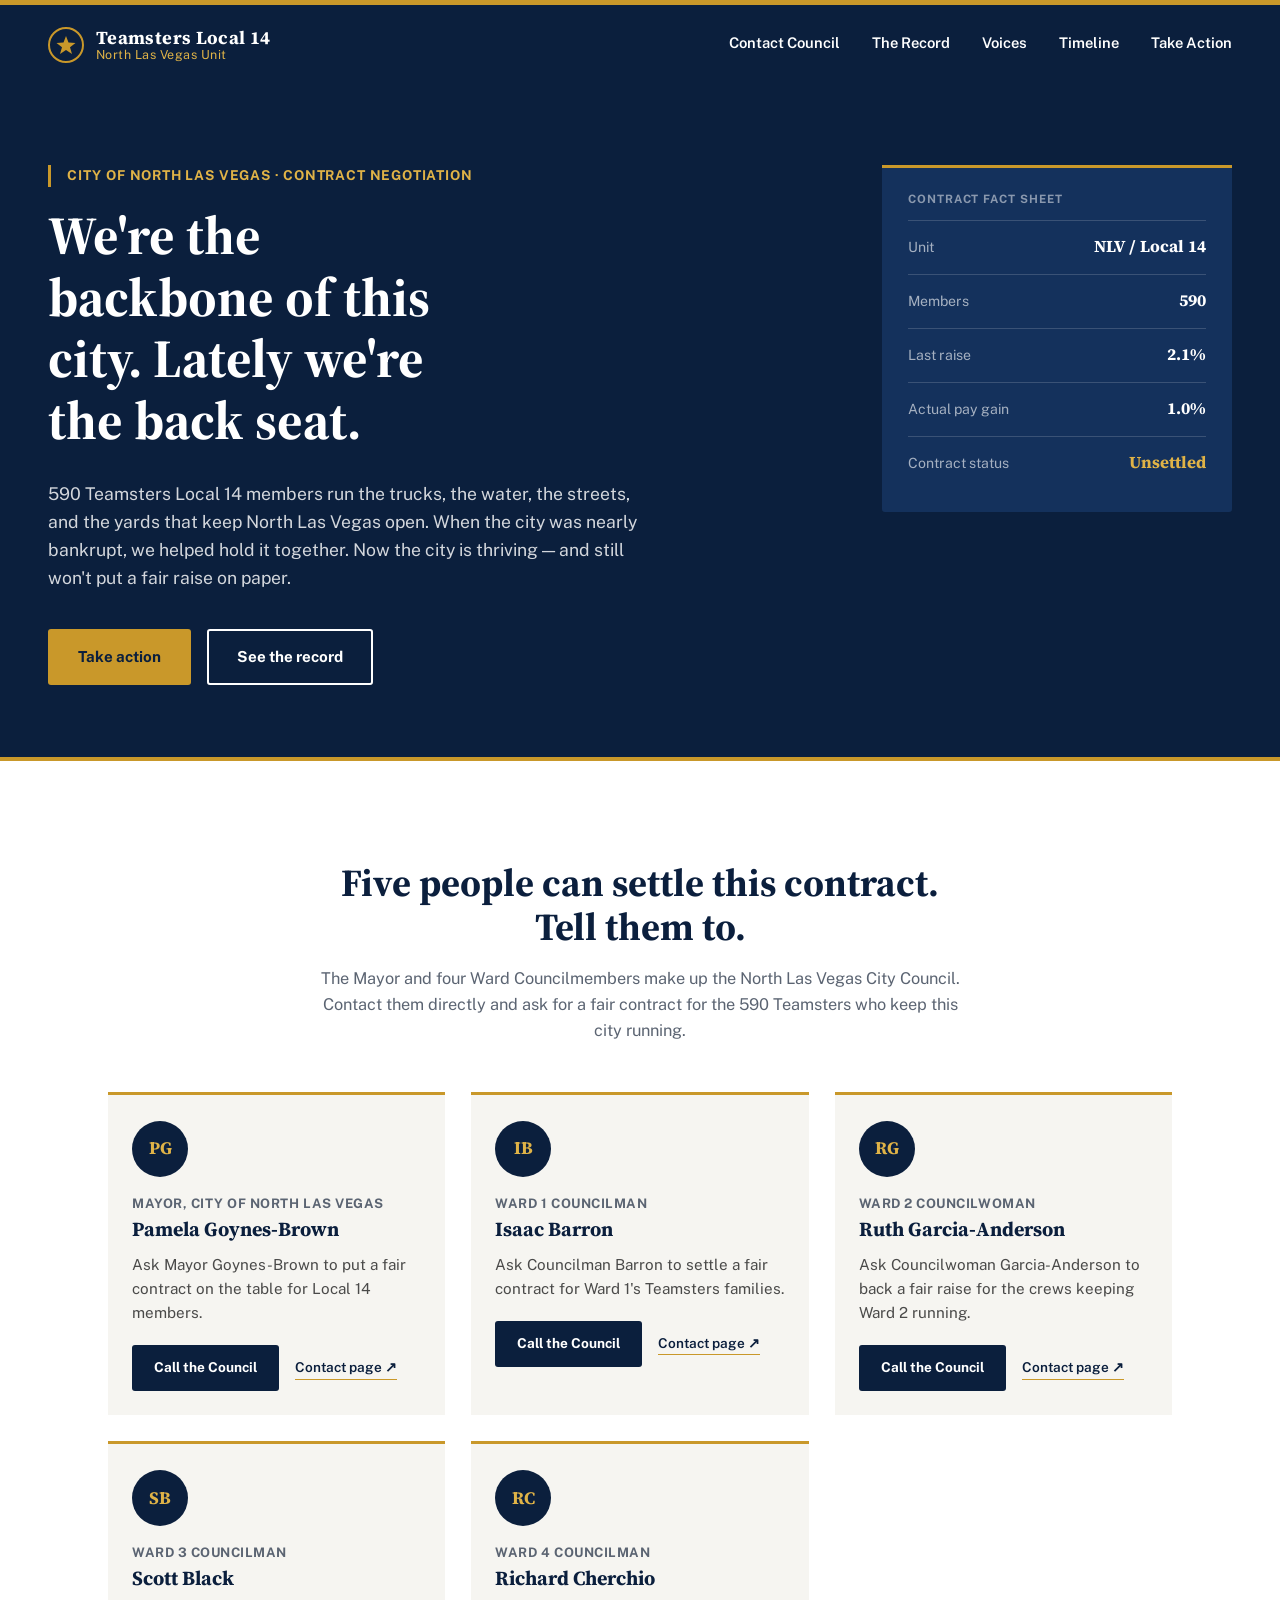
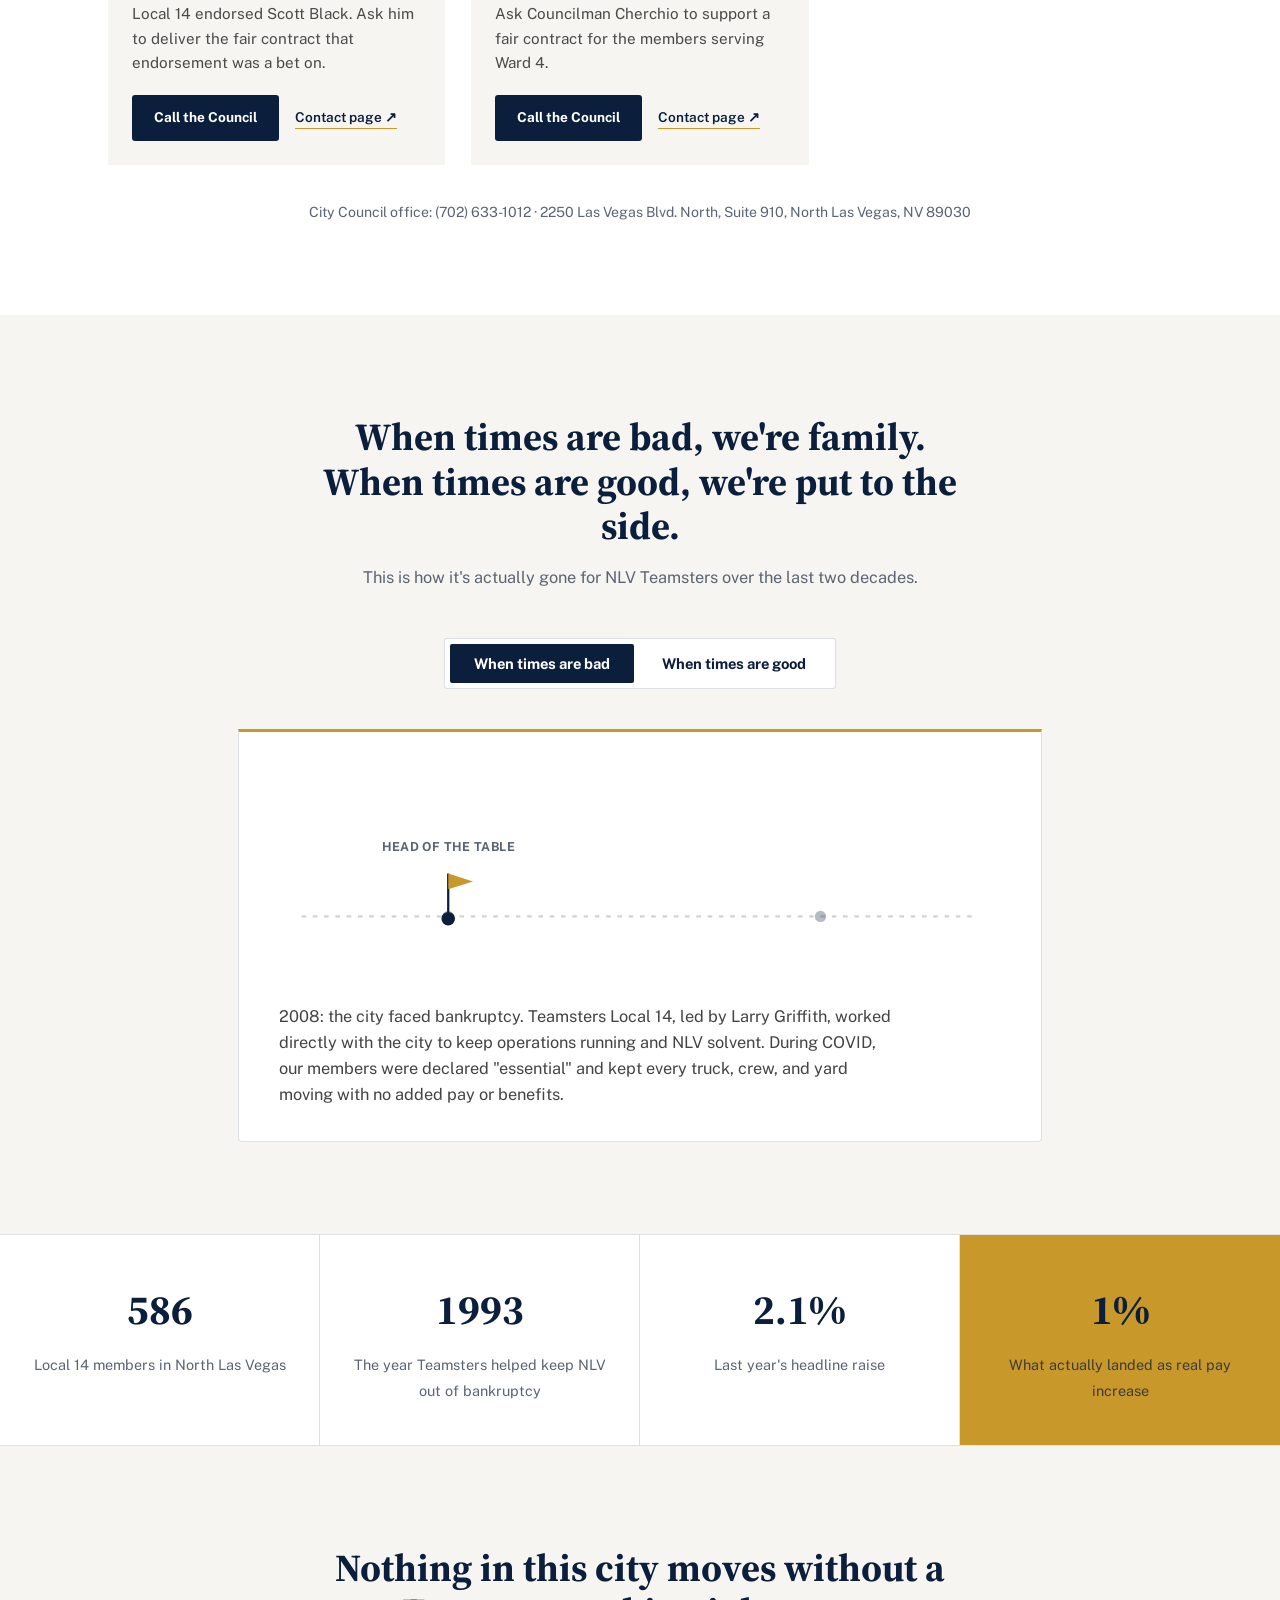
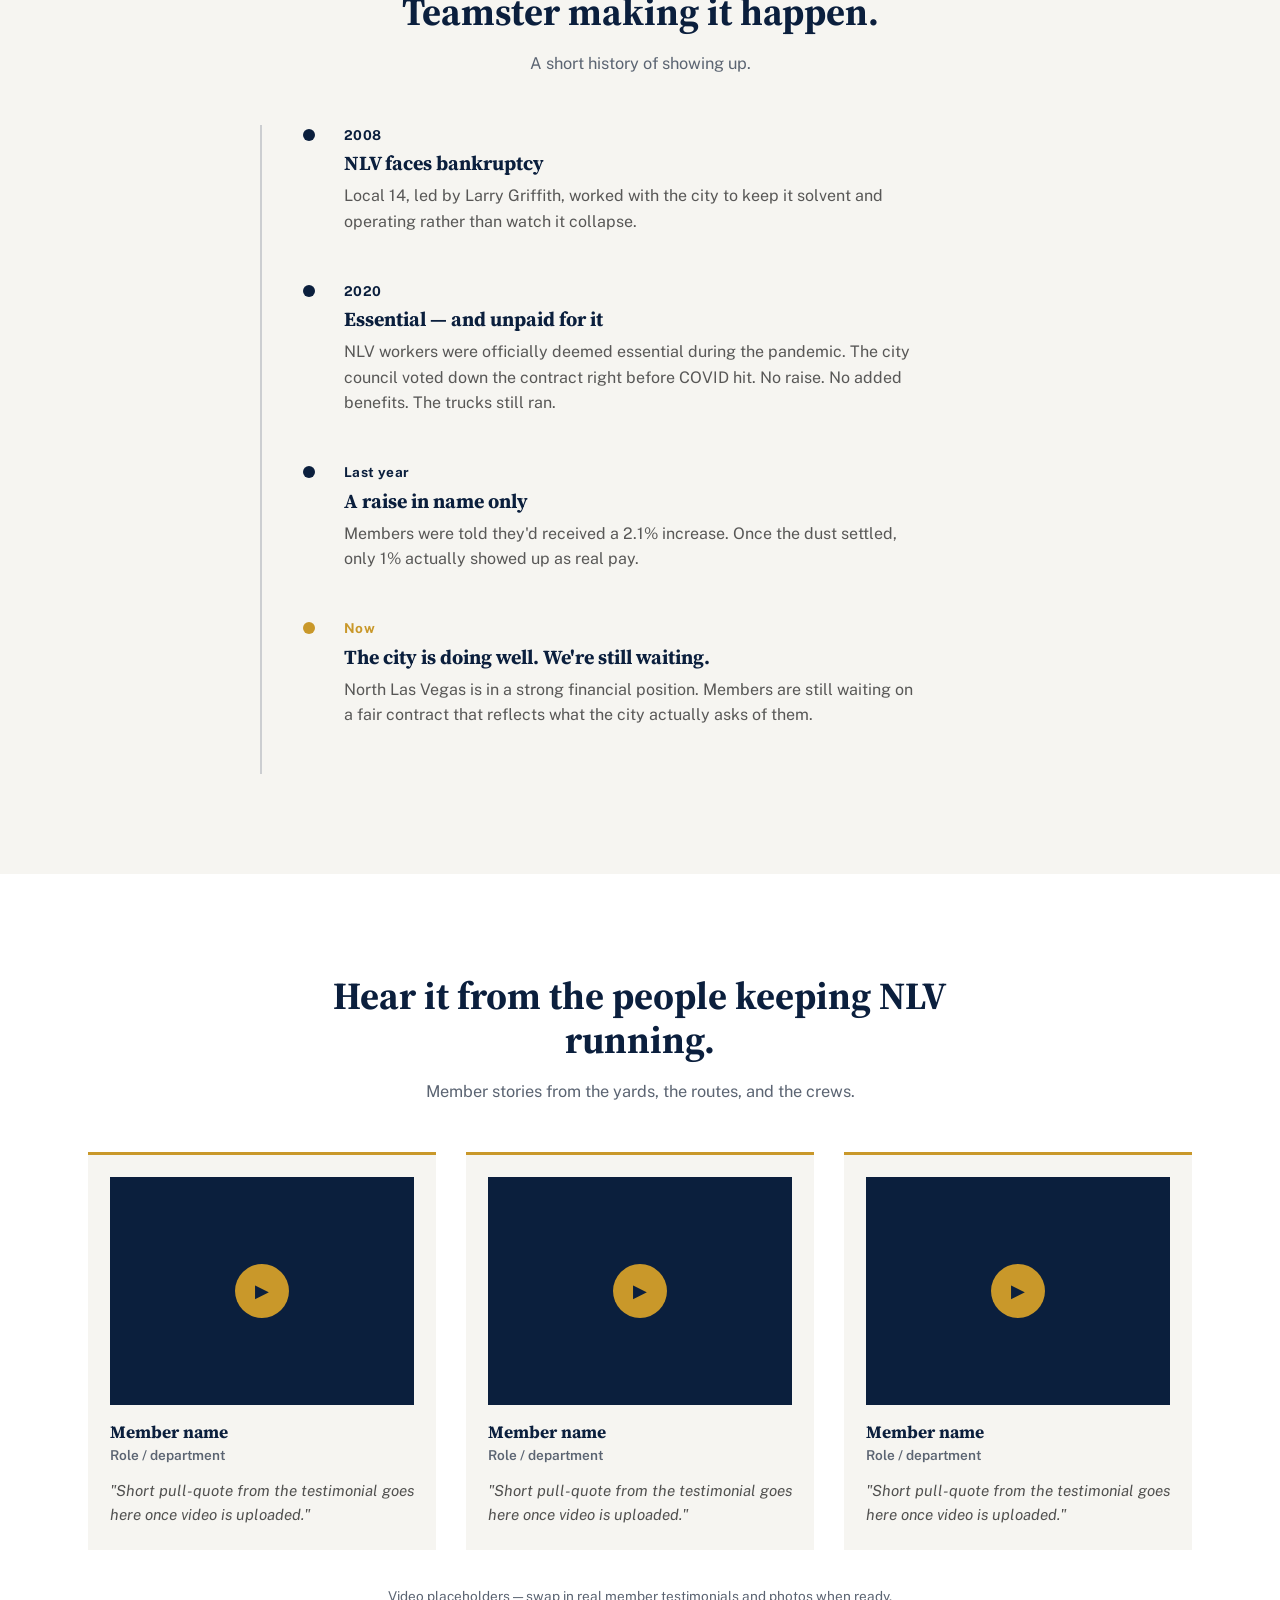
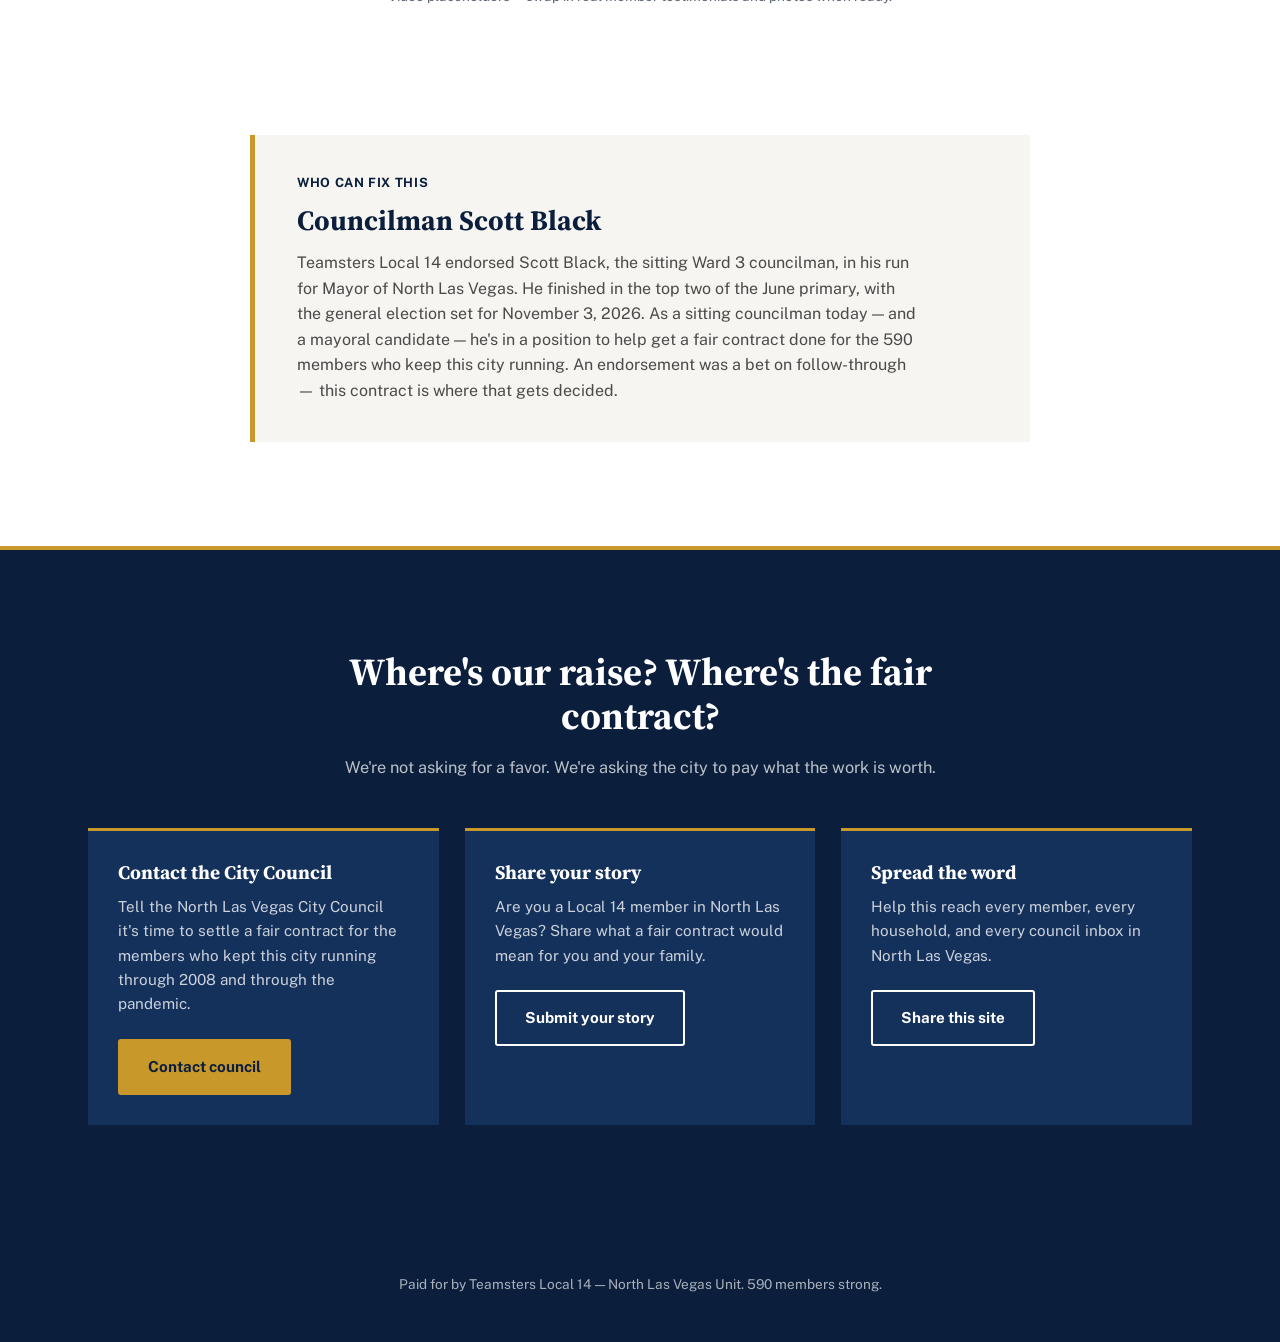
<file: index.html>
<!DOCTYPE html>
<html lang="en">
<head>
<meta charset="UTF-8">
<meta name="viewport" content="width=device-width, initial-scale=1.0">
<title>North Las Vegas Teamsters — Local 14</title>
<meta name="description" content="590 Teamsters Local 14 members keep North Las Vegas running. It's time the city paid them fairly.">
<link rel="preconnect" href="https://fonts.googleapis.com">
<link rel="preconnect" href="https://fonts.gstatic.com" crossorigin>
<link href="https://fonts.googleapis.com/css2?family=Source+Serif+4:wght@600;700&family=Public+Sans:wght@400;500;600;700&display=swap" rel="stylesheet">
<link rel="stylesheet" href="style.css">
</head>
<body>

<div class="brand-bar" aria-hidden="true"></div>

<header class="site-header">
  <div class="wordmark">
    <svg class="wordmark-seal" width="36" height="36" viewBox="0 0 36 36" aria-hidden="true">
      <circle cx="18" cy="18" r="17" fill="none" stroke="#C9982A" stroke-width="2"/>
      <path d="M18 9 L20.5 15.5 L27.5 15.9 L22 20.2 L24 27 L18 23 L12 27 L14 20.2 L8.5 15.9 L15.5 15.5 Z" fill="#C9982A"/>
    </svg>
    <div class="wordmark-text">
      <span class="wordmark-local">Teamsters Local 14</span>
      <span class="wordmark-unit">North Las Vegas Unit</span>
    </div>
  </div>
  <nav class="site-nav">
    <a href="#council">Contact Council</a>
    <a href="#record">The Record</a>
    <a href="#voices">Voices</a>
    <a href="#timeline">Timeline</a>
    <a href="#action">Take Action</a>
  </nav>
</header>

<main>

  <!-- HERO -->
  <section class="hero" id="hero">
    <div class="hero-grid">
      <div class="hero-text">
        <p class="hero-kicker">City of North Las Vegas · Contract negotiation</p>
        <h1 class="hero-headline">We're the backbone of this city. Lately we're the back seat.</h1>
        <p class="hero-sub">590 Teamsters Local 14 members run the trucks, the water, the streets, and the yards that keep North Las Vegas open. When the city was nearly bankrupt, we helped hold it together. Now the city is thriving — and still won't put a fair raise on paper.</p>
        <div class="hero-actions">
          <a href="#action" class="btn btn-primary">Take action</a>
          <a href="#record" class="btn btn-ghost">See the record</a>
        </div>
      </div>
      <div class="hero-plate" aria-hidden="true">
        <div class="plate">
          <div class="plate-title">Contract fact sheet</div>
          <div class="plate-row"><span>Unit</span><strong>NLV / Local 14</strong></div>
          <div class="plate-row"><span>Members</span><strong id="stat-members">590</strong></div>
          <div class="plate-row"><span>Last raise</span><strong>2.1%</strong></div>
          <div class="plate-row"><span>Actual pay gain</span><strong>1.0%</strong></div>
          <div class="plate-row plate-row--status"><span>Contract status</span><strong class="status-flag">Unsettled</strong></div>
        </div>
      </div>
    </div>
  </section>

  <!-- COUNCIL CALLOUT -->
  <section class="council-section" id="council">
    <div class="section-head">
      <h2>Five people can settle this contract. Tell them to.</h2>
      <p class="section-note">The Mayor and four Ward Councilmembers make up the North Las Vegas City Council. Contact them directly and ask for a fair contract for the 590 Teamsters who keep this city running.</p>
    </div>

    <div class="council-grid">
      <article class="council-card">
        <div class="council-photo" aria-hidden="true">PG</div>
        <p class="council-title">Mayor, City of North Las Vegas</p>
        <h3 class="council-name">Pamela Goynes-Brown</h3>
        <p class="council-ask">Ask Mayor Goynes-Brown to put a fair contract on the table for Local 14 members.</p>
        <div class="council-actions">
          <a href="tel:+17026331012" class="btn btn-council">Call the Council</a>
          <a href="https://www.cityofnorthlasvegas.com/our-city/city-council/mayor" class="council-link">Contact page ↗</a>
        </div>
      </article>

      <article class="council-card">
        <div class="council-photo" aria-hidden="true">IB</div>
        <p class="council-title">Ward 1 Councilman</p>
        <h3 class="council-name">Isaac Barron</h3>
        <p class="council-ask">Ask Councilman Barron to settle a fair contract for Ward 1's Teamsters families.</p>
        <div class="council-actions">
          <a href="tel:+17026331012" class="btn btn-council">Call the Council</a>
          <a href="https://www.cityofnorthlasvegas.com/our-city/city-council/ward-1" class="council-link">Contact page ↗</a>
        </div>
      </article>

      <article class="council-card">
        <div class="council-photo" aria-hidden="true">RG</div>
        <p class="council-title">Ward 2 Councilwoman</p>
        <h3 class="council-name">Ruth Garcia-Anderson</h3>
        <p class="council-ask">Ask Councilwoman Garcia-Anderson to back a fair raise for the crews keeping Ward 2 running.</p>
        <div class="council-actions">
          <a href="tel:+17026331012" class="btn btn-council">Call the Council</a>
          <a href="https://www.cityofnorthlasvegas.com/our-city/city-council/ward-2" class="council-link">Contact page ↗</a>
        </div>
      </article>

      <article class="council-card">
        <div class="council-photo" aria-hidden="true">SB</div>
        <p class="council-title">Ward 3 Councilman</p>
        <h3 class="council-name">Scott Black</h3>
        <p class="council-ask">Local 14 endorsed Scott Black. Ask him to deliver the fair contract that endorsement was a bet on.</p>
        <div class="council-actions">
          <a href="tel:+17026331012" class="btn btn-council">Call the Council</a>
          <a href="https://www.cityofnorthlasvegas.com/our-city/city-council/ward-3" class="council-link">Contact page ↗</a>
        </div>
      </article>

      <article class="council-card">
        <div class="council-photo" aria-hidden="true">RC</div>
        <p class="council-title">Ward 4 Councilman</p>
        <h3 class="council-name">Richard Cherchio</h3>
        <p class="council-ask">Ask Councilman Cherchio to support a fair contract for the members serving Ward 4.</p>
        <div class="council-actions">
          <a href="tel:+17026331012" class="btn btn-council">Call the Council</a>
          <a href="https://www.cityofnorthlasvegas.com/our-city/city-council/ward-4" class="council-link">Contact page ↗</a>
        </div>
      </article>
    </div>

    <p class="council-note">City Council office: (702) 633-1012 · 2250 Las Vegas Blvd. North, Suite 910, North Las Vegas, NV 89030</p>
  </section>

  <!-- THE TOGGLE: bad times vs good times -->
  <section class="toggle-section" id="record">
    <div class="section-head">
      <h2>When times are bad, we're family.<br>When times are good, we're put to the side.</h2>
      <p class="section-note">This is how it's actually gone for NLV Teamsters over the last two decades.</p>
    </div>

    <div class="toggle-widget" id="toggleWidget">
      <div class="toggle-switch" role="tablist" aria-label="Bad times or good times">
        <button class="toggle-btn is-active" data-mode="bad" role="tab" aria-selected="true">When times are bad</button>
        <button class="toggle-btn" data-mode="good" role="tab" aria-selected="false">When times are good</button>
      </div>

      <div class="toggle-stage">
        <svg class="toggle-illustration" viewBox="0 0 640 180" aria-hidden="true">
          <line x1="20" y1="128" x2="620" y2="128" class="position-track" stroke-width="2" stroke-dasharray="4 6"/>
          <circle cx="150" cy="128" r="5" fill="rgba(11,31,61,0.3)"/>
          <circle cx="480" cy="128" r="5" fill="rgba(11,31,61,0.3)"/>

          <g class="target-marker target-head">
            <text x="0" y="0" class="target-label">HEAD OF THE TABLE</text>
          </g>
          <g class="target-marker target-kids">
            <text x="0" y="0" class="target-label">THE KIDS' TABLE</text>
          </g>

          <g class="position-marker">
            <line x1="0" y1="0" x2="0" y2="-38" class="marker-pole" stroke-width="2"/>
            <path d="M0,-38 L22,-31 L0,-24 Z" class="marker-flag"/>
            <circle cx="0" cy="2" r="6" fill="#0B1F3D"/>
          </g>
        </svg>

        <div class="toggle-copy">
          <p class="toggle-copy-bad">2008: the city faced bankruptcy. Teamsters Local 14, led by Larry Griffith, worked directly with the city to keep operations running and NLV solvent. During COVID, our members were declared "essential" and kept every truck, crew, and yard moving with no added pay or benefits.</p>
          <p class="toggle-copy-good">Today the city's finances are strong. The city council voted down our contract before the pandemic even started, and the most recent raise came out to 2.1% on paper — but after adjustments, only 1% actually reached members' paychecks.</p>
        </div>
      </div>
    </div>
  </section>

  <!-- STATS STRIP -->
  <section class="stats-strip">
    <div class="stat-card">
      <span class="stat-number" data-count="590">0</span>
      <span class="stat-label">Local 14 members in North Las Vegas</span>
    </div>
    <div class="stat-card">
      <span class="stat-number" data-count="2008" data-format="year">0</span>
      <span class="stat-label">The year Teamsters helped keep NLV out of bankruptcy</span>
    </div>
    <div class="stat-card">
      <span class="stat-number" data-count="2.1" data-suffix="%">0</span>
      <span class="stat-label">Last year's headline raise</span>
    </div>
    <div class="stat-card stat-card--flag">
      <span class="stat-number" data-count="1" data-suffix="%">0</span>
      <span class="stat-label">What actually landed as real pay increase</span>
    </div>
  </section>

  <!-- TIMELINE -->
  <section class="timeline-section" id="timeline">
    <div class="section-head">
      <h2>Nothing in this city moves without a Teamster making it happen.</h2>
      <p class="section-note">A short history of showing up.</p>
    </div>
    <ol class="timeline">
      <li class="timeline-item">
        <span class="timeline-year">2008</span>
        <div class="timeline-body">
          <h3>NLV faces bankruptcy</h3>
          <p>Local 14, led by Larry Griffith, worked with the city to keep it solvent and operating rather than watch it collapse.</p>
        </div>
      </li>
      <li class="timeline-item">
        <span class="timeline-year">2020</span>
        <div class="timeline-body">
          <h3>Essential — and unpaid for it</h3>
          <p>NLV workers were officially deemed essential during the pandemic. The city council voted down the contract right before COVID hit. No raise. No added benefits. The trucks still ran.</p>
        </div>
      </li>
      <li class="timeline-item">
        <span class="timeline-year">Last year</span>
        <div class="timeline-body">
          <h3>A raise in name only</h3>
          <p>Members were told they'd received a 2.1% increase. Once the dust settled, only 1% actually showed up as real pay.</p>
        </div>
      </li>
      <li class="timeline-item timeline-item--now">
        <span class="timeline-year">Now</span>
        <div class="timeline-body">
          <h3>The city is doing well. We're still waiting.</h3>
          <p>North Las Vegas is in a strong financial position. Members are still waiting on a fair contract that reflects what the city actually asks of them.</p>
        </div>
      </li>
    </ol>
  </section>

  <!-- VOICES / TESTIMONIALS -->
  <section class="voices-section" id="voices">
    <div class="section-head">
      <h2>Hear it from the people keeping NLV running.</h2>
      <p class="section-note">Member stories from the yards, the routes, and the crews.</p>
    </div>
    <div class="voices-grid">
      <article class="voice-card">
        <button class="voice-video" data-video-placeholder aria-label="Play member testimonial">
          <span class="voice-play">▶</span>
        </button>
        <h3 class="voice-name">Member name</h3>
        <p class="voice-role">Role / department</p>
        <p class="voice-quote">"Short pull-quote from the testimonial goes here once video is uploaded."</p>
      </article>
      <article class="voice-card">
        <button class="voice-video" data-video-placeholder aria-label="Play member testimonial">
          <span class="voice-play">▶</span>
        </button>
        <h3 class="voice-name">Member name</h3>
        <p class="voice-role">Role / department</p>
        <p class="voice-quote">"Short pull-quote from the testimonial goes here once video is uploaded."</p>
      </article>
      <article class="voice-card">
        <button class="voice-video" data-video-placeholder aria-label="Play member testimonial">
          <span class="voice-play">▶</span>
        </button>
        <h3 class="voice-name">Member name</h3>
        <p class="voice-role">Role / department</p>
        <p class="voice-quote">"Short pull-quote from the testimonial goes here once video is uploaded."</p>
      </article>
    </div>
    <p class="voices-note">Video placeholders — swap in real member testimonials and photos when ready.</p>
  </section>

  <!-- MAYORAL RACE / ACCOUNTABILITY -->
  <section class="accountability-section">
    <div class="accountability-card">
      <p class="accountability-kicker">Who can fix this</p>
      <h2>Councilman Scott Black</h2>
      <p class="accountability-body">Teamsters Local 14 endorsed Scott Black, the sitting Ward 3 councilman, in his run for Mayor of North Las Vegas. He finished in the top two of the June primary, with the general election set for November 3, 2026. As a sitting councilman today — and a mayoral candidate — he's in a position to help get a fair contract done for the 590 members who keep this city running. An endorsement was a bet on follow-through — this contract is where that gets decided.</p>
    </div>
  </section>

  <!-- ACTION -->
  <section class="action-section" id="action">
    <div class="section-head section-head--light">
      <h2>Where's our raise? Where's the fair contract?</h2>
      <p class="section-note section-note--light">We're not asking for a favor. We're asking the city to pay what the work is worth.</p>
    </div>
    <div class="action-grid">
      <div class="action-card">
        <h3>Contact the City Council</h3>
        <p>Tell the North Las Vegas City Council it's time to settle a fair contract for the members who kept this city running through 2008 and through the pandemic.</p>
        <a href="#" class="btn btn-primary">Contact council</a>
      </div>
      <div class="action-card">
        <h3>Share your story</h3>
        <p>Are you a Local 14 member in North Las Vegas? Share what a fair contract would mean for you and your family.</p>
        <a href="#" class="btn btn-ghost">Submit your story</a>
      </div>
      <div class="action-card">
        <h3>Spread the word</h3>
        <p>Help this reach every member, every household, and every council inbox in North Las Vegas.</p>
        <a href="#" class="btn btn-ghost">Share this site</a>
      </div>
    </div>
  </section>

</main>

<footer class="site-footer">
  <p>Paid for by Teamsters Local 14 — North Las Vegas Unit. 590 members strong.</p>
</footer>

<script src="script.js"></script>
</body>
</html>
</file>
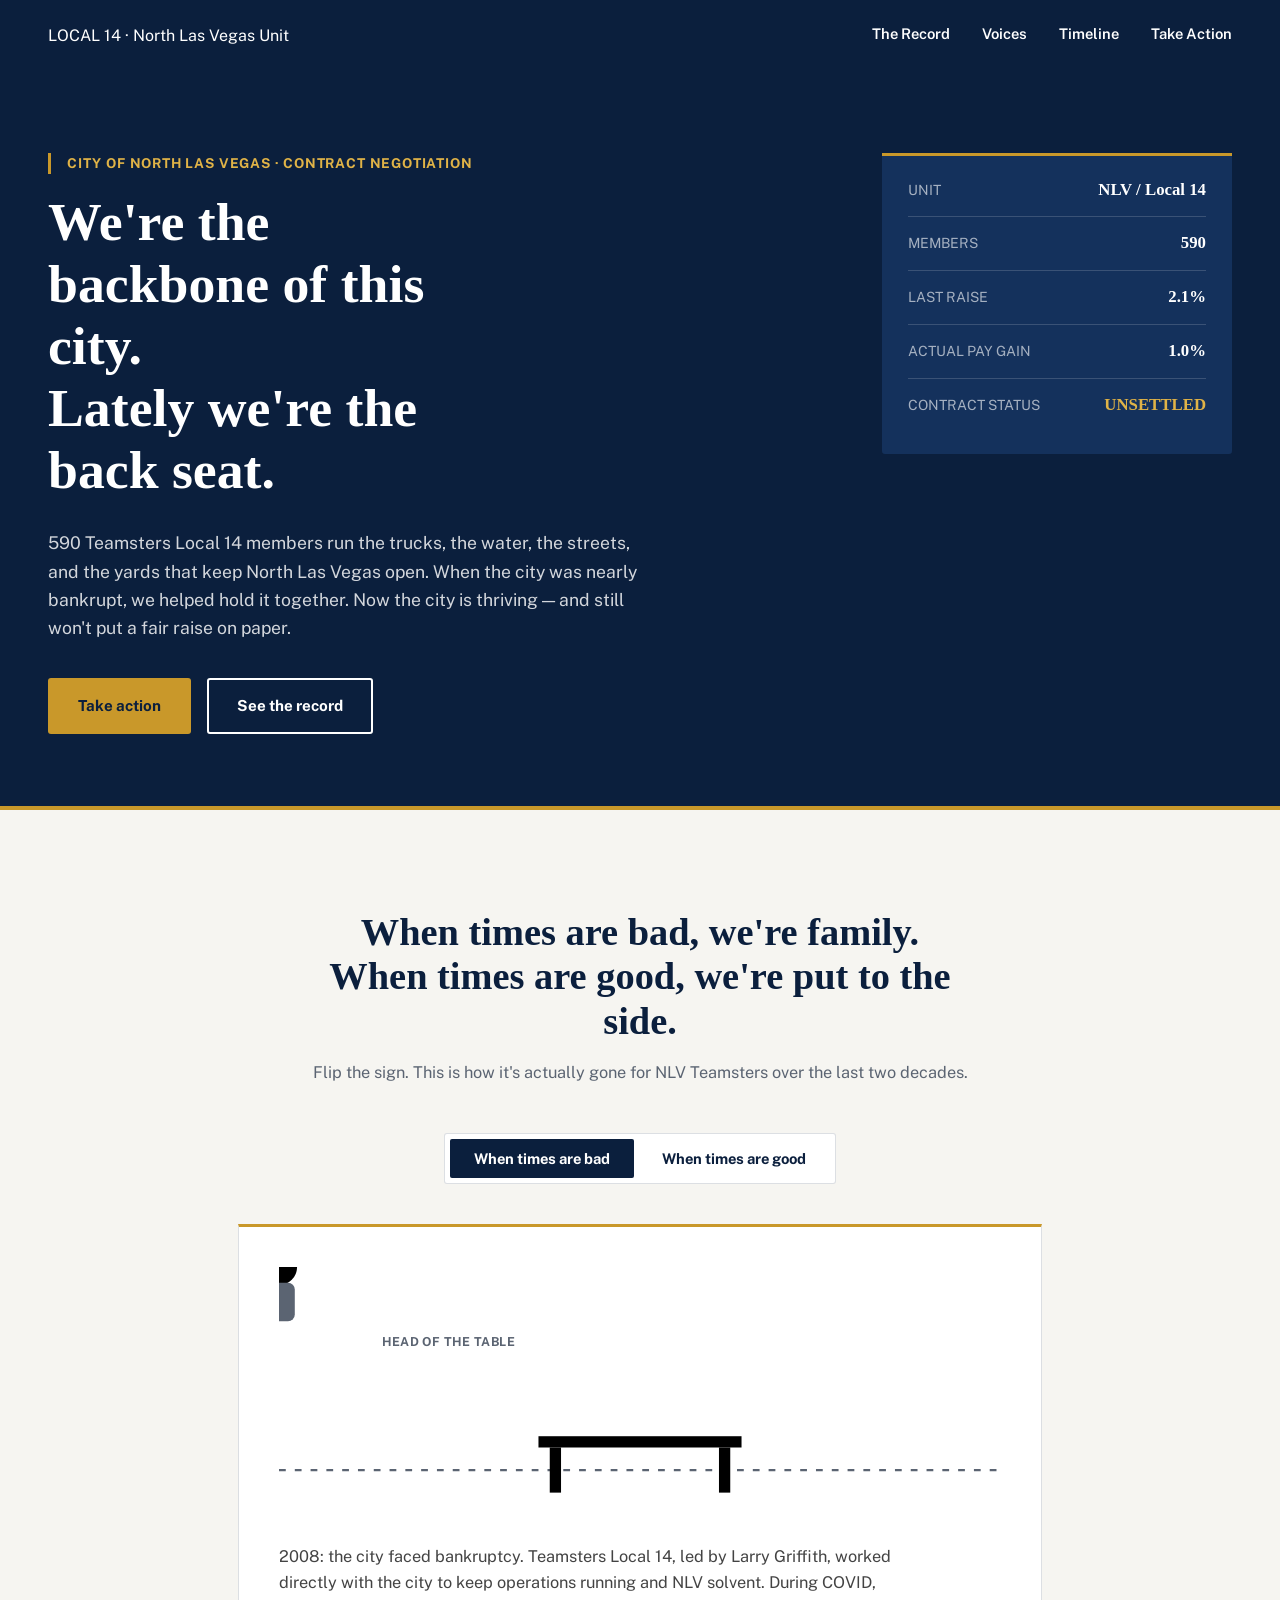
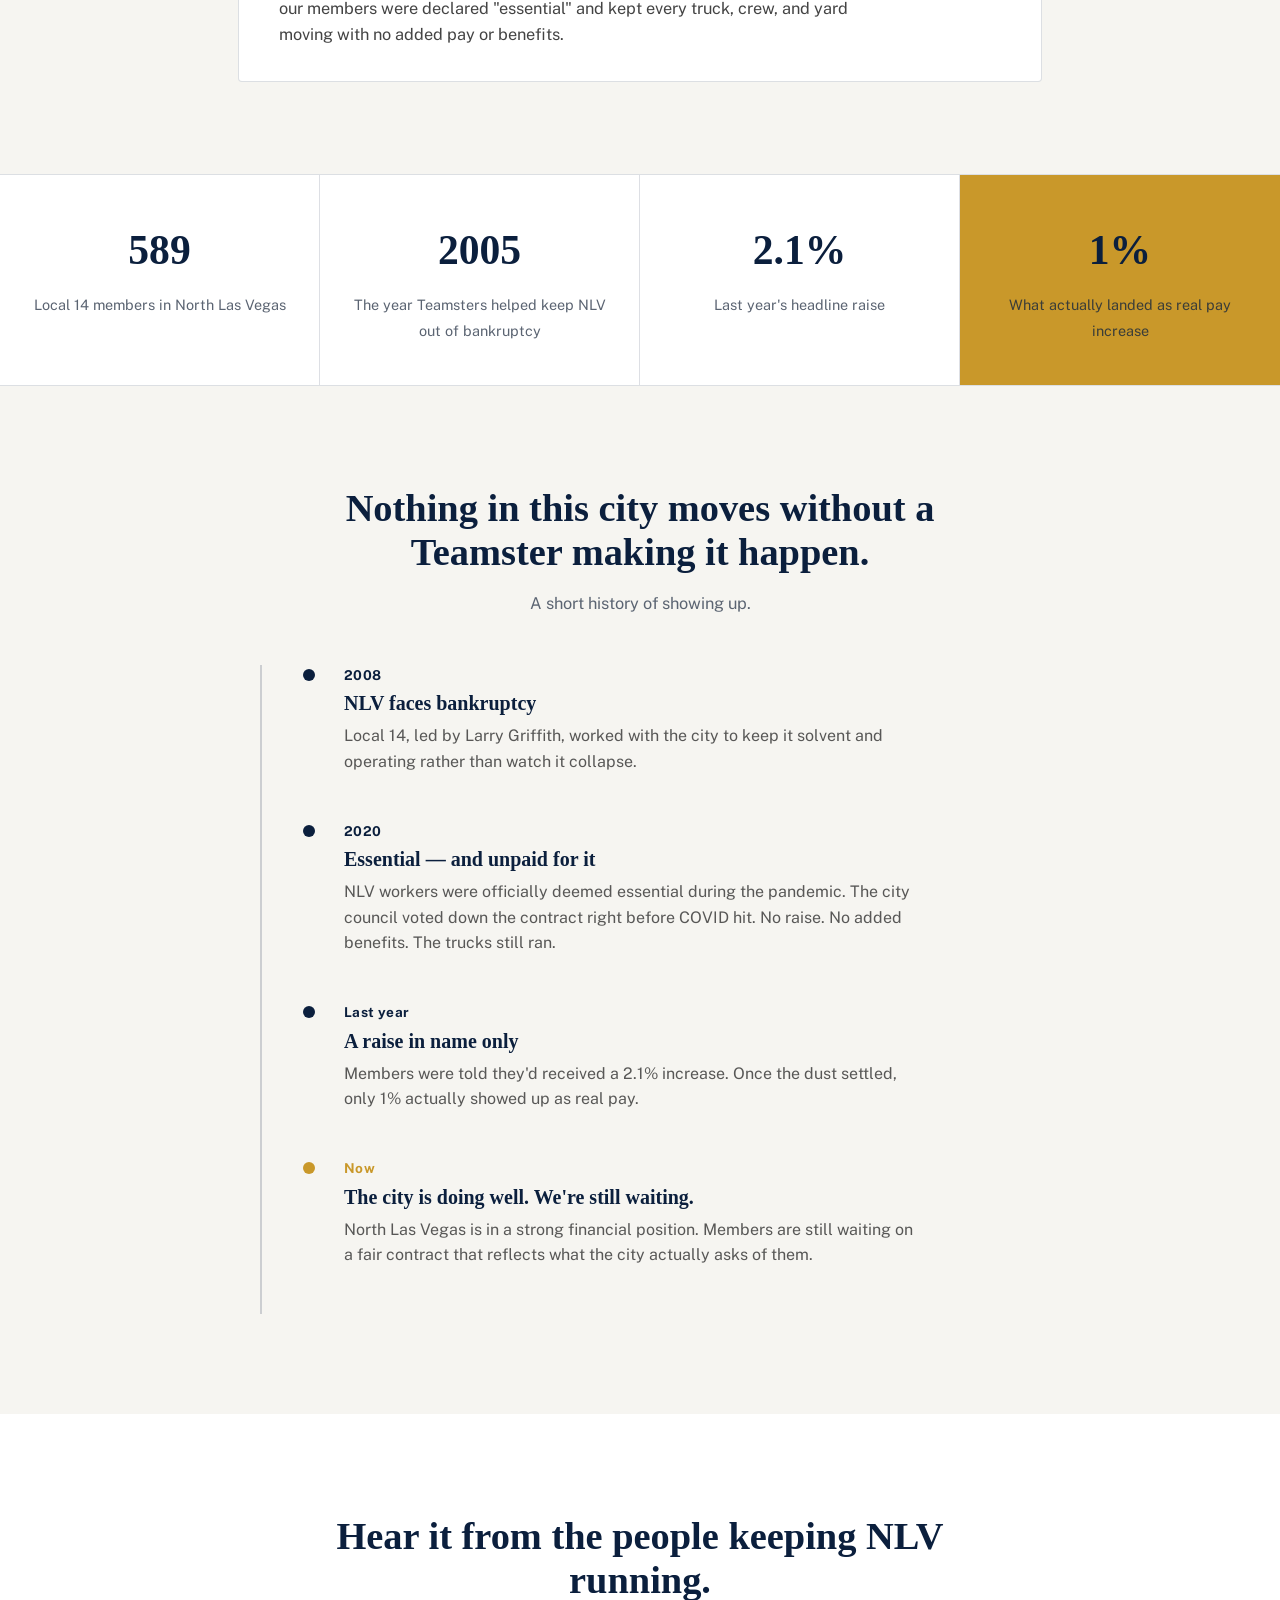
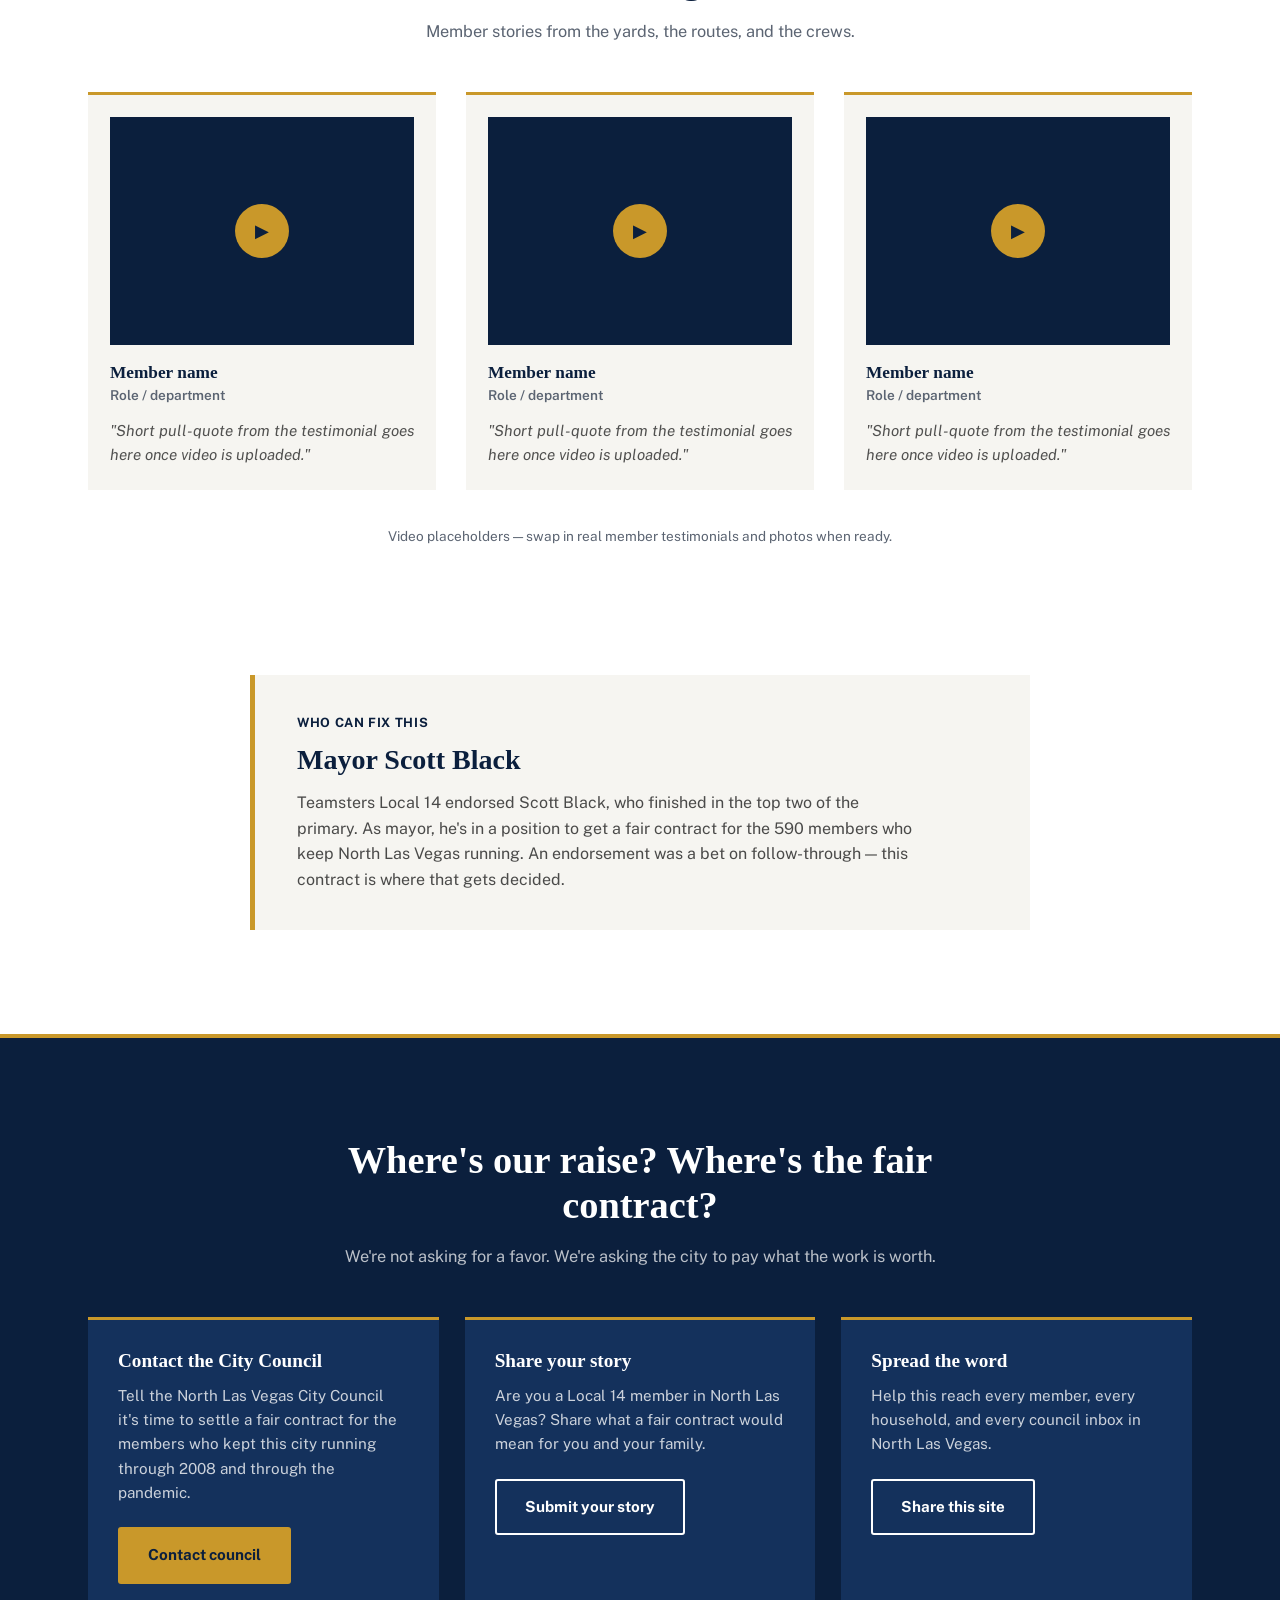
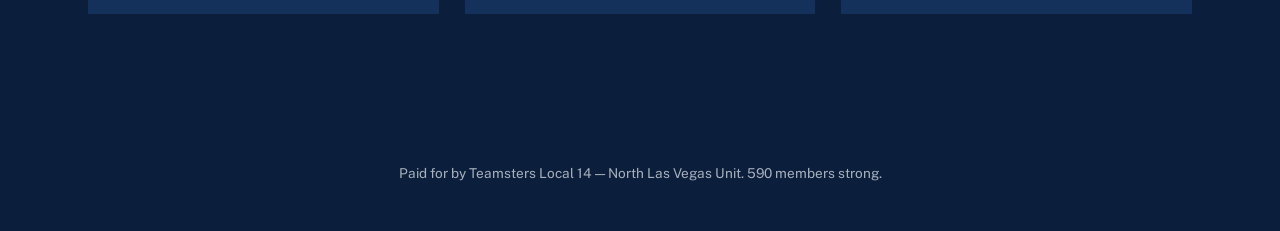
<file: index (17).html>
<!DOCTYPE html>
<html lang="en">
<head>
<meta charset="UTF-8">
<meta name="viewport" content="width=device-width, initial-scale=1.0">
<title>North Las Vegas Teamsters — Local 14</title>
<meta name="description" content="590 Teamsters Local 14 members keep North Las Vegas running. It's time the city paid them fairly.">
<link rel="preconnect" href="https://fonts.googleapis.com">
<link rel="preconnect" href="https://fonts.gstatic.com" crossorigin>
<link href="https://fonts.googleapis.com/css2?family=Archivo+Expanded:wght@600;700;800&family=Public+Sans:wght@400;500;600;700&family=Space+Mono:wght@400;700&display=swap" rel="stylesheet">
<link rel="stylesheet" href="style.css">
</head>
<body>

<div class="ticket-tear" aria-hidden="true"></div>

<header class="site-header">
  <div class="badge">
    <span class="badge-local">LOCAL 14</span>
    <span class="badge-div">·</span>
    <span class="badge-city">North Las Vegas Unit</span>
  </div>
  <nav class="site-nav">
    <a href="#record">The Record</a>
    <a href="#voices">Voices</a>
    <a href="#timeline">Timeline</a>
    <a href="#action">Take Action</a>
  </nav>
</header>

<main>

  <!-- HERO -->
  <section class="hero" id="hero">
    <div class="hero-grid">
      <div class="hero-text">
        <p class="hero-kicker">City of North Las Vegas · Contract negotiation</p>
        <h1 class="hero-headline">We're the <span class="ink-stamp">backbone</span> of this city.<br>Lately we're the back seat.</h1>
        <p class="hero-sub">590 Teamsters Local 14 members run the trucks, the water, the streets, and the yards that keep North Las Vegas open. When the city was nearly bankrupt, we helped hold it together. Now the city is thriving — and still won't put a fair raise on paper.</p>
        <div class="hero-actions">
          <a href="#action" class="btn btn-primary">Take action</a>
          <a href="#record" class="btn btn-ghost">See the record</a>
        </div>
      </div>
      <div class="hero-plate" aria-hidden="true">
        <div class="plate">
          <div class="plate-row"><span>UNIT</span><strong>NLV / Local 14</strong></div>
          <div class="plate-row"><span>MEMBERS</span><strong id="stat-members">590</strong></div>
          <div class="plate-row"><span>LAST RAISE</span><strong>2.1%</strong></div>
          <div class="plate-row"><span>ACTUAL PAY GAIN</span><strong>1.0%</strong></div>
          <div class="plate-row plate-row--status"><span>CONTRACT STATUS</span><strong class="status-flag">UNSETTLED</strong></div>
        </div>
      </div>
    </div>
  </section>

  <!-- THE TOGGLE: bad times vs good times -->
  <section class="toggle-section" id="record">
    <div class="section-head">
      <h2>When times are bad, we're family.<br>When times are good, we're put to the side.</h2>
      <p class="section-note">Flip the sign. This is how it's actually gone for NLV Teamsters over the last two decades.</p>
    </div>

    <div class="toggle-widget" id="toggleWidget">
      <div class="toggle-switch" role="tablist" aria-label="Bad times or good times">
        <button class="toggle-btn is-active" data-mode="bad" role="tab" aria-selected="true">When times are bad</button>
        <button class="toggle-btn" data-mode="good" role="tab" aria-selected="false">When times are good</button>
      </div>

      <div class="toggle-stage">
        <svg class="toggle-illustration" viewBox="0 0 640 220" aria-hidden="true">
          <line x1="0" y1="180" x2="640" y2="180" stroke="var(--steel)" stroke-width="2" stroke-dasharray="6 8"/>
          <!-- table -->
          <rect x="230" y="150" width="180" height="10" fill="var(--asphalt)"/>
          <rect x="240" y="160" width="10" height="40" fill="var(--asphalt)"/>
          <rect x="390" y="160" width="10" height="40" fill="var(--asphalt)"/>
          <!-- worker figure, position animated via class -->
          <g id="workerFigure" class="worker-figure">
            <circle cx="0" cy="0" r="16" fill="var(--safety)"/>
            <rect x="-14" y="14" width="28" height="34" rx="6" fill="var(--steel)"/>
          </g>
          <!-- head of table marker (bad times target) -->
          <g class="target-marker target-head" aria-hidden="true">
            <text x="0" y="0" class="target-label">HEAD OF THE TABLE</text>
          </g>
          <!-- kids table marker (good times target) -->
          <g class="target-marker target-kids" aria-hidden="true">
            <text x="0" y="0" class="target-label">THE KIDS' TABLE</text>
          </g>
        </svg>

        <div class="toggle-copy">
          <p class="toggle-copy-bad">2008: the city faced bankruptcy. Teamsters Local 14, led by Larry Griffith, worked directly with the city to keep operations running and NLV solvent. During COVID, our members were declared "essential" and kept every truck, crew, and yard moving with no added pay or benefits.</p>
          <p class="toggle-copy-good">Today the city's finances are strong. The city council voted down our contract before the pandemic even started, and the most recent raise came out to 2.1% on paper — but after adjustments, only 1% actually reached members' paychecks.</p>
        </div>
      </div>
    </div>
  </section>

  <!-- STATS STRIP -->
  <section class="stats-strip">
    <div class="stat-card">
      <span class="stat-number" data-count="590">0</span>
      <span class="stat-label">Local 14 members in North Las Vegas</span>
    </div>
    <div class="stat-card">
      <span class="stat-number" data-count="2008" data-format="year">0</span>
      <span class="stat-label">The year Teamsters helped keep NLV out of bankruptcy</span>
    </div>
    <div class="stat-card">
      <span class="stat-number" data-count="2.1" data-suffix="%">0</span>
      <span class="stat-label">Last year's headline raise</span>
    </div>
    <div class="stat-card stat-card--flag">
      <span class="stat-number" data-count="1" data-suffix="%">0</span>
      <span class="stat-label">What actually landed as real pay increase</span>
    </div>
  </section>

  <!-- TIMELINE -->
  <section class="timeline-section" id="timeline">
    <div class="section-head">
      <h2>Nothing in this city moves without a Teamster making it happen.</h2>
      <p class="section-note">A short history of showing up.</p>
    </div>
    <ol class="timeline">
      <li class="timeline-item">
        <span class="timeline-year">2008</span>
        <div class="timeline-body">
          <h3>NLV faces bankruptcy</h3>
          <p>Local 14, led by Larry Griffith, worked with the city to keep it solvent and operating rather than watch it collapse.</p>
        </div>
      </li>
      <li class="timeline-item">
        <span class="timeline-year">2020</span>
        <div class="timeline-body">
          <h3>Essential — and unpaid for it</h3>
          <p>NLV workers were officially deemed essential during the pandemic. The city council voted down the contract right before COVID hit. No raise. No added benefits. The trucks still ran.</p>
        </div>
      </li>
      <li class="timeline-item">
        <span class="timeline-year">Last year</span>
        <div class="timeline-body">
          <h3>A raise in name only</h3>
          <p>Members were told they'd received a 2.1% increase. Once the dust settled, only 1% actually showed up as real pay.</p>
        </div>
      </li>
      <li class="timeline-item timeline-item--now">
        <span class="timeline-year">Now</span>
        <div class="timeline-body">
          <h3>The city is doing well. We're still waiting.</h3>
          <p>North Las Vegas is in a strong financial position. Members are still waiting on a fair contract that reflects what the city actually asks of them.</p>
        </div>
      </li>
    </ol>
  </section>

  <!-- VOICES / TESTIMONIALS -->
  <section class="voices-section" id="voices">
    <div class="section-head">
      <h2>Hear it from the people keeping NLV running.</h2>
      <p class="section-note">Member stories from the yards, the routes, and the crews.</p>
    </div>
    <div class="voices-grid">
      <article class="voice-card">
        <button class="voice-video" data-video-placeholder aria-label="Play member testimonial">
          <span class="voice-play">▶</span>
        </button>
        <h3 class="voice-name">Member name</h3>
        <p class="voice-role">Role / department</p>
        <p class="voice-quote">"Short pull-quote from the testimonial goes here once video is uploaded."</p>
      </article>
      <article class="voice-card">
        <button class="voice-video" data-video-placeholder aria-label="Play member testimonial">
          <span class="voice-play">▶</span>
        </button>
        <h3 class="voice-name">Member name</h3>
        <p class="voice-role">Role / department</p>
        <p class="voice-quote">"Short pull-quote from the testimonial goes here once video is uploaded."</p>
      </article>
      <article class="voice-card">
        <button class="voice-video" data-video-placeholder aria-label="Play member testimonial">
          <span class="voice-play">▶</span>
        </button>
        <h3 class="voice-name">Member name</h3>
        <p class="voice-role">Role / department</p>
        <p class="voice-quote">"Short pull-quote from the testimonial goes here once video is uploaded."</p>
      </article>
    </div>
    <p class="voices-note">Video placeholders — swap in real member testimonials and photos when ready.</p>
  </section>

  <!-- MAYOR / ACCOUNTABILITY -->
  <section class="accountability-section">
    <div class="accountability-card">
      <p class="accountability-kicker">Who can fix this</p>
      <h2>Mayor Scott Black</h2>
      <p class="accountability-body">Teamsters Local 14 endorsed Scott Black, who finished in the top two of the primary. As mayor, he's in a position to get a fair contract for the 590 members who keep North Las Vegas running. An endorsement was a bet on follow-through — this contract is where that gets decided.</p>
    </div>
  </section>

  <!-- ACTION -->
  <section class="action-section" id="action">
    <div class="section-head section-head--light">
      <h2>Where's our raise? Where's the fair contract?</h2>
      <p class="section-note section-note--light">We're not asking for a favor. We're asking the city to pay what the work is worth.</p>
    </div>
    <div class="action-grid">
      <div class="action-card">
        <h3>Contact the City Council</h3>
        <p>Tell the North Las Vegas City Council it's time to settle a fair contract for the members who kept this city running through 2008 and through the pandemic.</p>
        <a href="#" class="btn btn-primary">Contact council</a>
      </div>
      <div class="action-card">
        <h3>Share your story</h3>
        <p>Are you a Local 14 member in North Las Vegas? Share what a fair contract would mean for you and your family.</p>
        <a href="#" class="btn btn-ghost">Submit your story</a>
      </div>
      <div class="action-card">
        <h3>Spread the word</h3>
        <p>Help this reach every member, every household, and every council inbox in North Las Vegas.</p>
        <a href="#" class="btn btn-ghost">Share this site</a>
      </div>
    </div>
  </section>

</main>

<footer class="site-footer">
  <p>Paid for by Teamsters Local 14 — North Las Vegas Unit. 590 members strong.</p>
</footer>

<script src="script.js"></script>
</body>
</html>
</file>
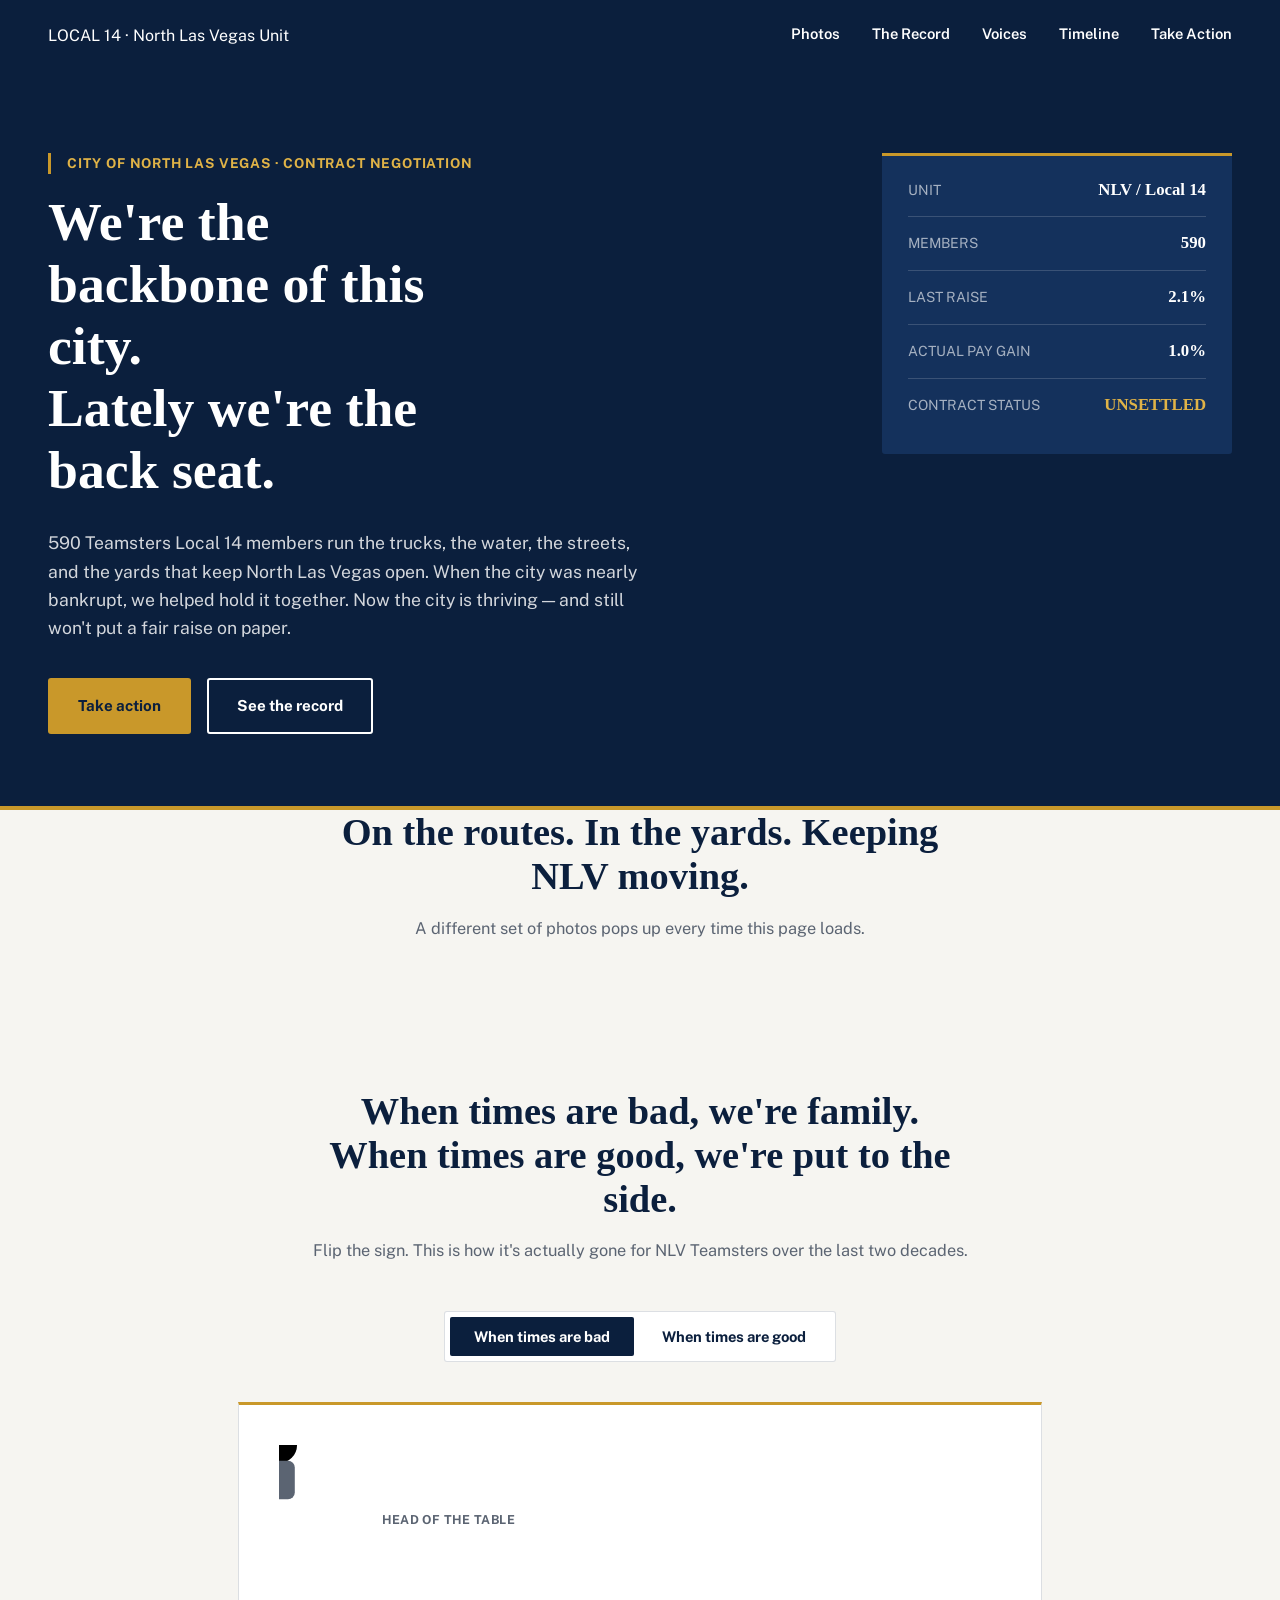
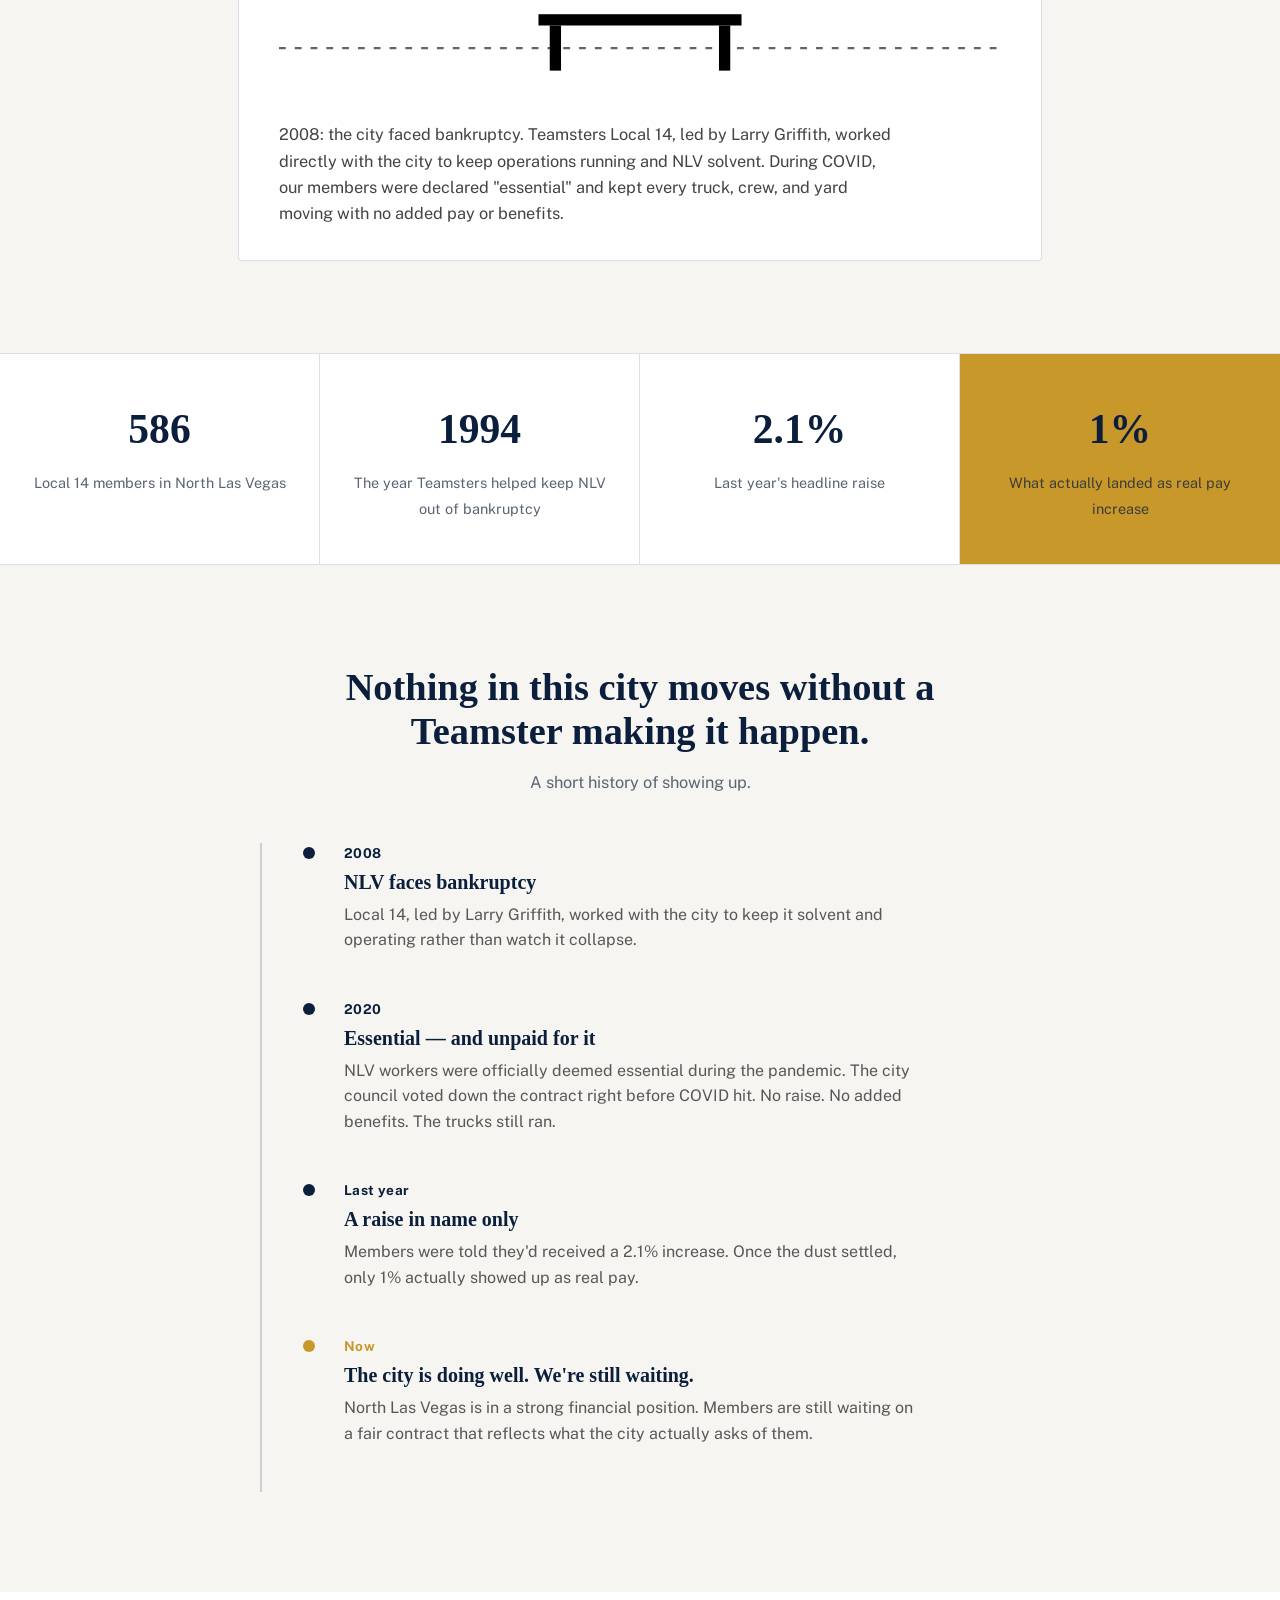
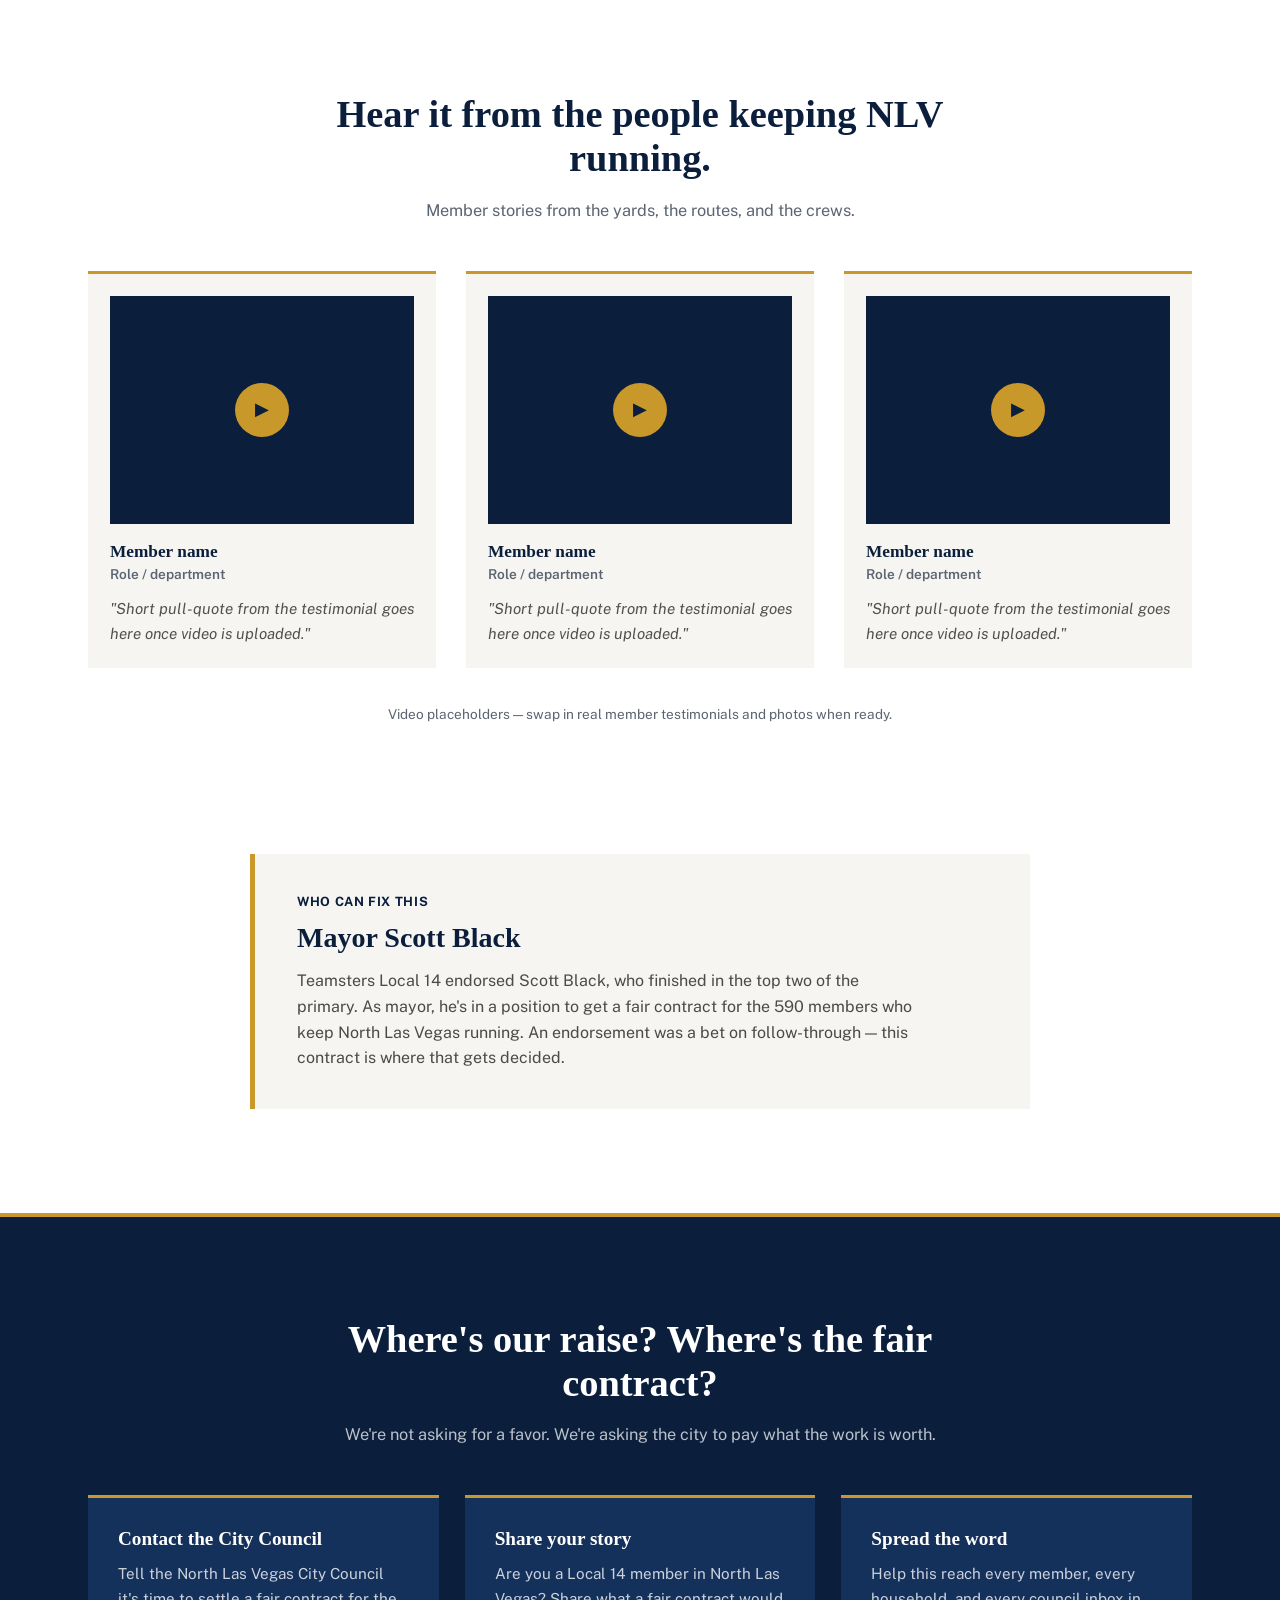
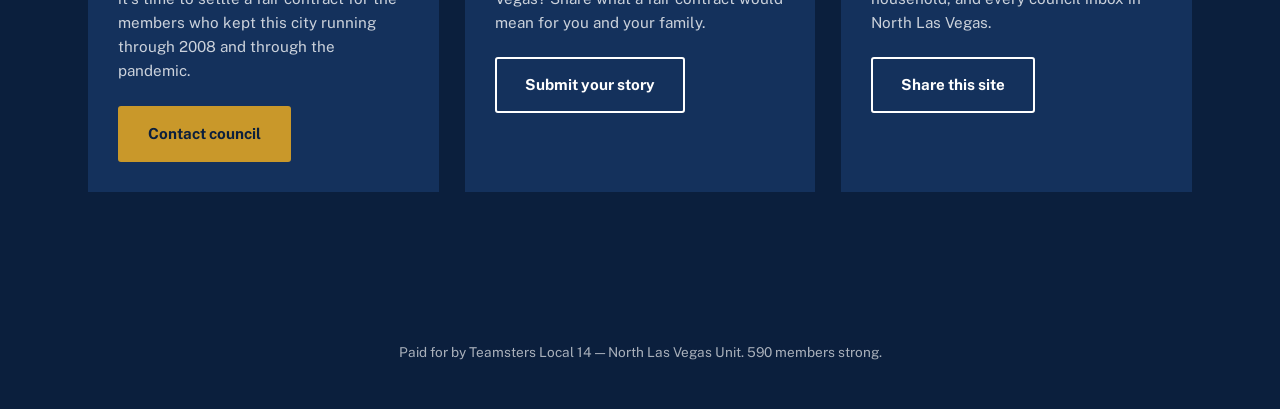
<file: index (18).html>
<!DOCTYPE html>
<html lang="en">
<head>
<meta charset="UTF-8">
<meta name="viewport" content="width=device-width, initial-scale=1.0">
<title>North Las Vegas Teamsters — Local 14</title>
<meta name="description" content="590 Teamsters Local 14 members keep North Las Vegas running. It's time the city paid them fairly.">
<link rel="preconnect" href="https://fonts.googleapis.com">
<link rel="preconnect" href="https://fonts.gstatic.com" crossorigin>
<link href="https://fonts.googleapis.com/css2?family=Archivo+Expanded:wght@600;700;800&family=Public+Sans:wght@400;500;600;700&family=Space+Mono:wght@400;700&display=swap" rel="stylesheet">
<link rel="stylesheet" href="style.css">
</head>
<body>

<div class="ticket-tear" aria-hidden="true"></div>

<header class="site-header">
  <div class="badge">
    <span class="badge-local">LOCAL 14</span>
    <span class="badge-div">·</span>
    <span class="badge-city">North Las Vegas Unit</span>
  </div>
  <nav class="site-nav">
    <a href="#gallery">Photos</a>
    <a href="#record">The Record</a>
    <a href="#voices">Voices</a>
    <a href="#timeline">Timeline</a>
    <a href="#action">Take Action</a>
  </nav>
</header>

<main>

  <!-- HERO -->
  <section class="hero" id="hero">
    <div class="hero-grid">
      <div class="hero-text">
        <p class="hero-kicker">City of North Las Vegas · Contract negotiation</p>
        <h1 class="hero-headline">We're the <span class="ink-stamp">backbone</span> of this city.<br>Lately we're the back seat.</h1>
        <p class="hero-sub">590 Teamsters Local 14 members run the trucks, the water, the streets, and the yards that keep North Las Vegas open. When the city was nearly bankrupt, we helped hold it together. Now the city is thriving — and still won't put a fair raise on paper.</p>
        <div class="hero-actions">
          <a href="#action" class="btn btn-primary">Take action</a>
          <a href="#record" class="btn btn-ghost">See the record</a>
        </div>
      </div>
      <div class="hero-plate" aria-hidden="true">
        <div class="plate">
          <div class="plate-row"><span>UNIT</span><strong>NLV / Local 14</strong></div>
          <div class="plate-row"><span>MEMBERS</span><strong id="stat-members">590</strong></div>
          <div class="plate-row"><span>LAST RAISE</span><strong>2.1%</strong></div>
          <div class="plate-row"><span>ACTUAL PAY GAIN</span><strong>1.0%</strong></div>
          <div class="plate-row plate-row--status"><span>CONTRACT STATUS</span><strong class="status-flag">UNSETTLED</strong></div>
        </div>
      </div>
    </div>
  </section>

  <!-- PHOTO POP-UPS -->
  <section class="gallery-section" id="gallery">
    <div class="section-head">
      <h2>On the routes. In the yards. Keeping NLV moving.</h2>
      <p class="section-note">A different set of photos pops up every time this page loads.</p>
    </div>
    <div class="photo-board" id="photoBoard"></div>
  </section>

  <!-- THE TOGGLE: bad times vs good times -->
  <section class="toggle-section" id="record">
    <div class="section-head">
      <h2>When times are bad, we're family.<br>When times are good, we're put to the side.</h2>
      <p class="section-note">Flip the sign. This is how it's actually gone for NLV Teamsters over the last two decades.</p>
    </div>

    <div class="toggle-widget" id="toggleWidget">
      <div class="toggle-switch" role="tablist" aria-label="Bad times or good times">
        <button class="toggle-btn is-active" data-mode="bad" role="tab" aria-selected="true">When times are bad</button>
        <button class="toggle-btn" data-mode="good" role="tab" aria-selected="false">When times are good</button>
      </div>

      <div class="toggle-stage">
        <svg class="toggle-illustration" viewBox="0 0 640 220" aria-hidden="true">
          <line x1="0" y1="180" x2="640" y2="180" stroke="var(--steel)" stroke-width="2" stroke-dasharray="6 8"/>
          <!-- table -->
          <rect x="230" y="150" width="180" height="10" fill="var(--asphalt)"/>
          <rect x="240" y="160" width="10" height="40" fill="var(--asphalt)"/>
          <rect x="390" y="160" width="10" height="40" fill="var(--asphalt)"/>
          <!-- worker figure, position animated via class -->
          <g id="workerFigure" class="worker-figure">
            <circle cx="0" cy="0" r="16" fill="var(--safety)"/>
            <rect x="-14" y="14" width="28" height="34" rx="6" fill="var(--steel)"/>
          </g>
          <!-- head of table marker (bad times target) -->
          <g class="target-marker target-head" aria-hidden="true">
            <text x="0" y="0" class="target-label">HEAD OF THE TABLE</text>
          </g>
          <!-- kids table marker (good times target) -->
          <g class="target-marker target-kids" aria-hidden="true">
            <text x="0" y="0" class="target-label">THE KIDS' TABLE</text>
          </g>
        </svg>

        <div class="toggle-copy">
          <p class="toggle-copy-bad">2008: the city faced bankruptcy. Teamsters Local 14, led by Larry Griffith, worked directly with the city to keep operations running and NLV solvent. During COVID, our members were declared "essential" and kept every truck, crew, and yard moving with no added pay or benefits.</p>
          <p class="toggle-copy-good">Today the city's finances are strong. The city council voted down our contract before the pandemic even started, and the most recent raise came out to 2.1% on paper — but after adjustments, only 1% actually reached members' paychecks.</p>
        </div>
      </div>
    </div>
  </section>

  <!-- STATS STRIP -->
  <section class="stats-strip">
    <div class="stat-card">
      <span class="stat-number" data-count="590">0</span>
      <span class="stat-label">Local 14 members in North Las Vegas</span>
    </div>
    <div class="stat-card">
      <span class="stat-number" data-count="2008" data-format="year">0</span>
      <span class="stat-label">The year Teamsters helped keep NLV out of bankruptcy</span>
    </div>
    <div class="stat-card">
      <span class="stat-number" data-count="2.1" data-suffix="%">0</span>
      <span class="stat-label">Last year's headline raise</span>
    </div>
    <div class="stat-card stat-card--flag">
      <span class="stat-number" data-count="1" data-suffix="%">0</span>
      <span class="stat-label">What actually landed as real pay increase</span>
    </div>
  </section>

  <!-- TIMELINE -->
  <section class="timeline-section" id="timeline">
    <div class="section-head">
      <h2>Nothing in this city moves without a Teamster making it happen.</h2>
      <p class="section-note">A short history of showing up.</p>
    </div>
    <ol class="timeline">
      <li class="timeline-item">
        <span class="timeline-year">2008</span>
        <div class="timeline-body">
          <h3>NLV faces bankruptcy</h3>
          <p>Local 14, led by Larry Griffith, worked with the city to keep it solvent and operating rather than watch it collapse.</p>
        </div>
      </li>
      <li class="timeline-item">
        <span class="timeline-year">2020</span>
        <div class="timeline-body">
          <h3>Essential — and unpaid for it</h3>
          <p>NLV workers were officially deemed essential during the pandemic. The city council voted down the contract right before COVID hit. No raise. No added benefits. The trucks still ran.</p>
        </div>
      </li>
      <li class="timeline-item">
        <span class="timeline-year">Last year</span>
        <div class="timeline-body">
          <h3>A raise in name only</h3>
          <p>Members were told they'd received a 2.1% increase. Once the dust settled, only 1% actually showed up as real pay.</p>
        </div>
      </li>
      <li class="timeline-item timeline-item--now">
        <span class="timeline-year">Now</span>
        <div class="timeline-body">
          <h3>The city is doing well. We're still waiting.</h3>
          <p>North Las Vegas is in a strong financial position. Members are still waiting on a fair contract that reflects what the city actually asks of them.</p>
        </div>
      </li>
    </ol>
  </section>

  <!-- VOICES / TESTIMONIALS -->
  <section class="voices-section" id="voices">
    <div class="section-head">
      <h2>Hear it from the people keeping NLV running.</h2>
      <p class="section-note">Member stories from the yards, the routes, and the crews.</p>
    </div>
    <div class="voices-grid">
      <article class="voice-card">
        <button class="voice-video" data-video-placeholder aria-label="Play member testimonial">
          <span class="voice-play">▶</span>
        </button>
        <h3 class="voice-name">Member name</h3>
        <p class="voice-role">Role / department</p>
        <p class="voice-quote">"Short pull-quote from the testimonial goes here once video is uploaded."</p>
      </article>
      <article class="voice-card">
        <button class="voice-video" data-video-placeholder aria-label="Play member testimonial">
          <span class="voice-play">▶</span>
        </button>
        <h3 class="voice-name">Member name</h3>
        <p class="voice-role">Role / department</p>
        <p class="voice-quote">"Short pull-quote from the testimonial goes here once video is uploaded."</p>
      </article>
      <article class="voice-card">
        <button class="voice-video" data-video-placeholder aria-label="Play member testimonial">
          <span class="voice-play">▶</span>
        </button>
        <h3 class="voice-name">Member name</h3>
        <p class="voice-role">Role / department</p>
        <p class="voice-quote">"Short pull-quote from the testimonial goes here once video is uploaded."</p>
      </article>
    </div>
    <p class="voices-note">Video placeholders — swap in real member testimonials and photos when ready.</p>
  </section>

  <!-- MAYOR / ACCOUNTABILITY -->
  <section class="accountability-section">
    <div class="accountability-card">
      <p class="accountability-kicker">Who can fix this</p>
      <h2>Mayor Scott Black</h2>
      <p class="accountability-body">Teamsters Local 14 endorsed Scott Black, who finished in the top two of the primary. As mayor, he's in a position to get a fair contract for the 590 members who keep North Las Vegas running. An endorsement was a bet on follow-through — this contract is where that gets decided.</p>
    </div>
  </section>

  <!-- ACTION -->
  <section class="action-section" id="action">
    <div class="section-head section-head--light">
      <h2>Where's our raise? Where's the fair contract?</h2>
      <p class="section-note section-note--light">We're not asking for a favor. We're asking the city to pay what the work is worth.</p>
    </div>
    <div class="action-grid">
      <div class="action-card">
        <h3>Contact the City Council</h3>
        <p>Tell the North Las Vegas City Council it's time to settle a fair contract for the members who kept this city running through 2008 and through the pandemic.</p>
        <a href="#" class="btn btn-primary">Contact council</a>
      </div>
      <div class="action-card">
        <h3>Share your story</h3>
        <p>Are you a Local 14 member in North Las Vegas? Share what a fair contract would mean for you and your family.</p>
        <a href="#" class="btn btn-ghost">Submit your story</a>
      </div>
      <div class="action-card">
        <h3>Spread the word</h3>
        <p>Help this reach every member, every household, and every council inbox in North Las Vegas.</p>
        <a href="#" class="btn btn-ghost">Share this site</a>
      </div>
    </div>
  </section>

</main>

<footer class="site-footer">
  <p>Paid for by Teamsters Local 14 — North Las Vegas Unit. 590 members strong.</p>
</footer>

<script src="script.js"></script>
</body>
</html>
</file>
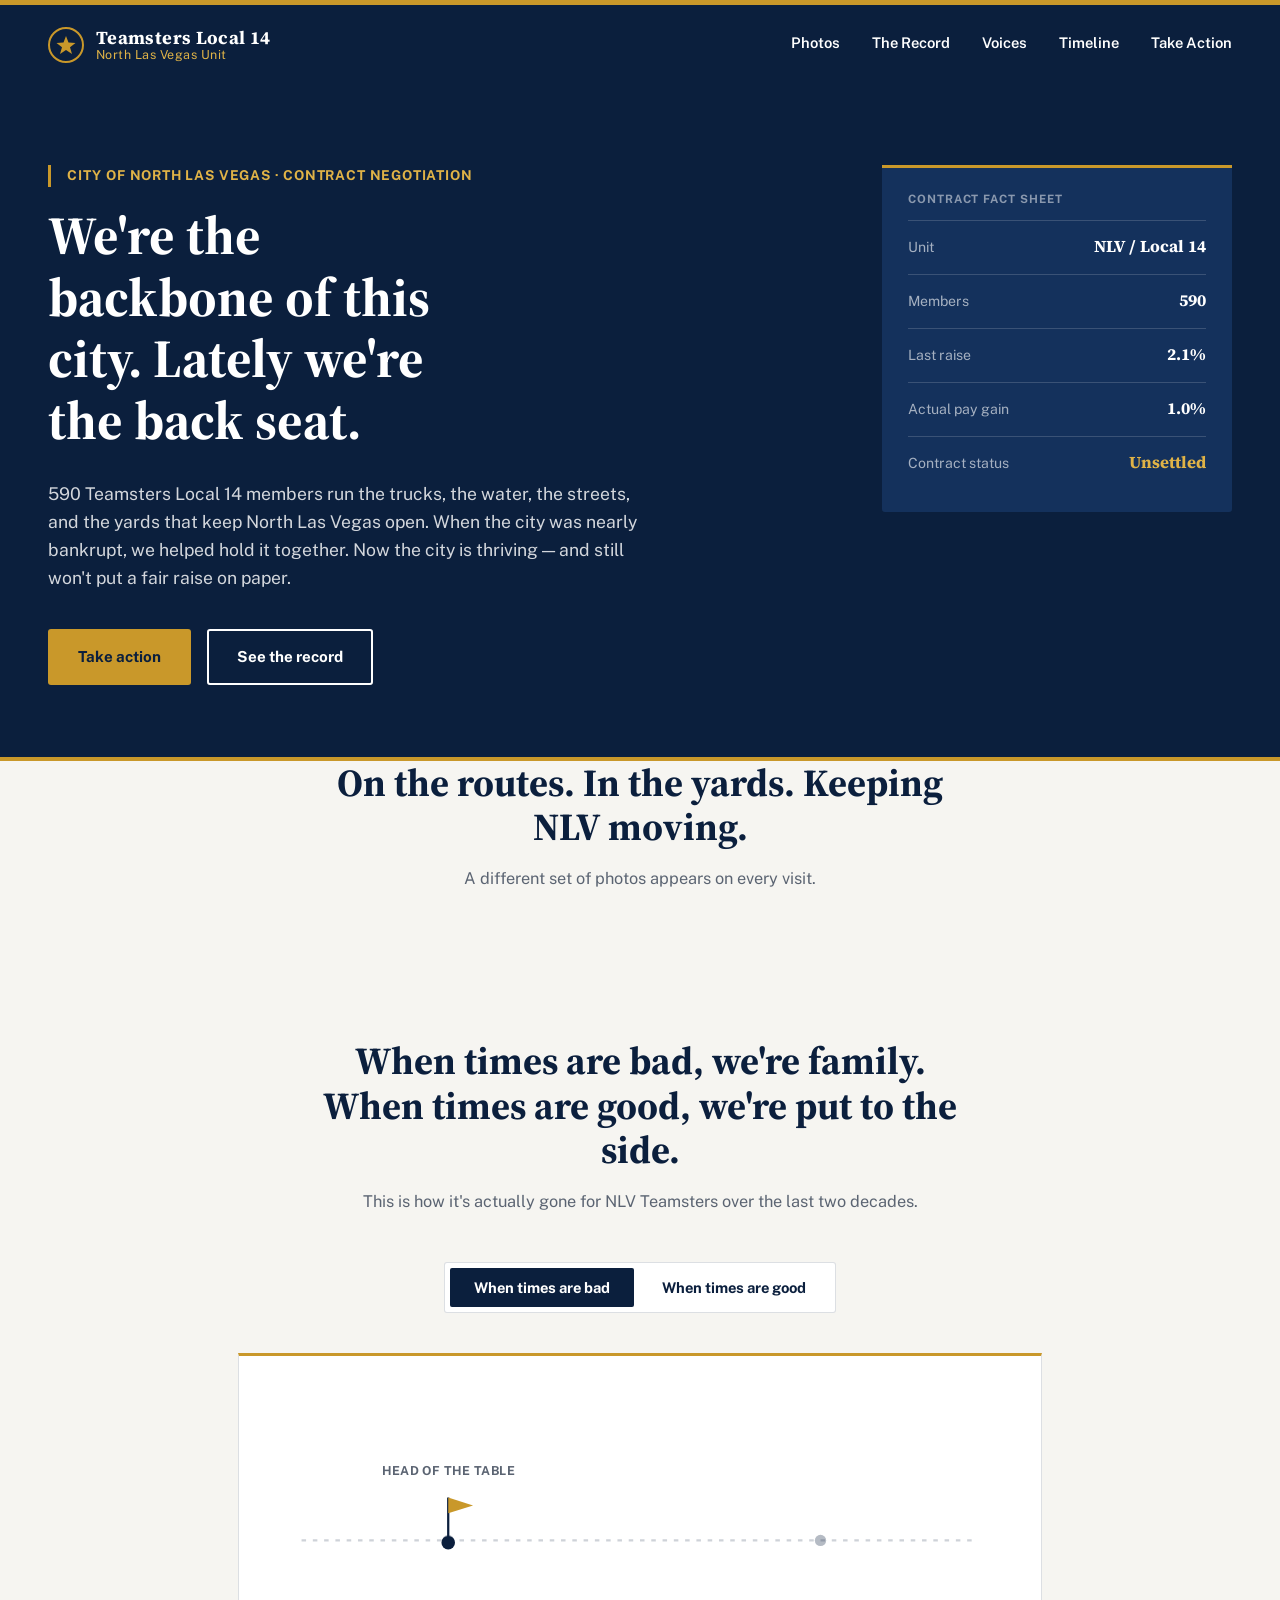
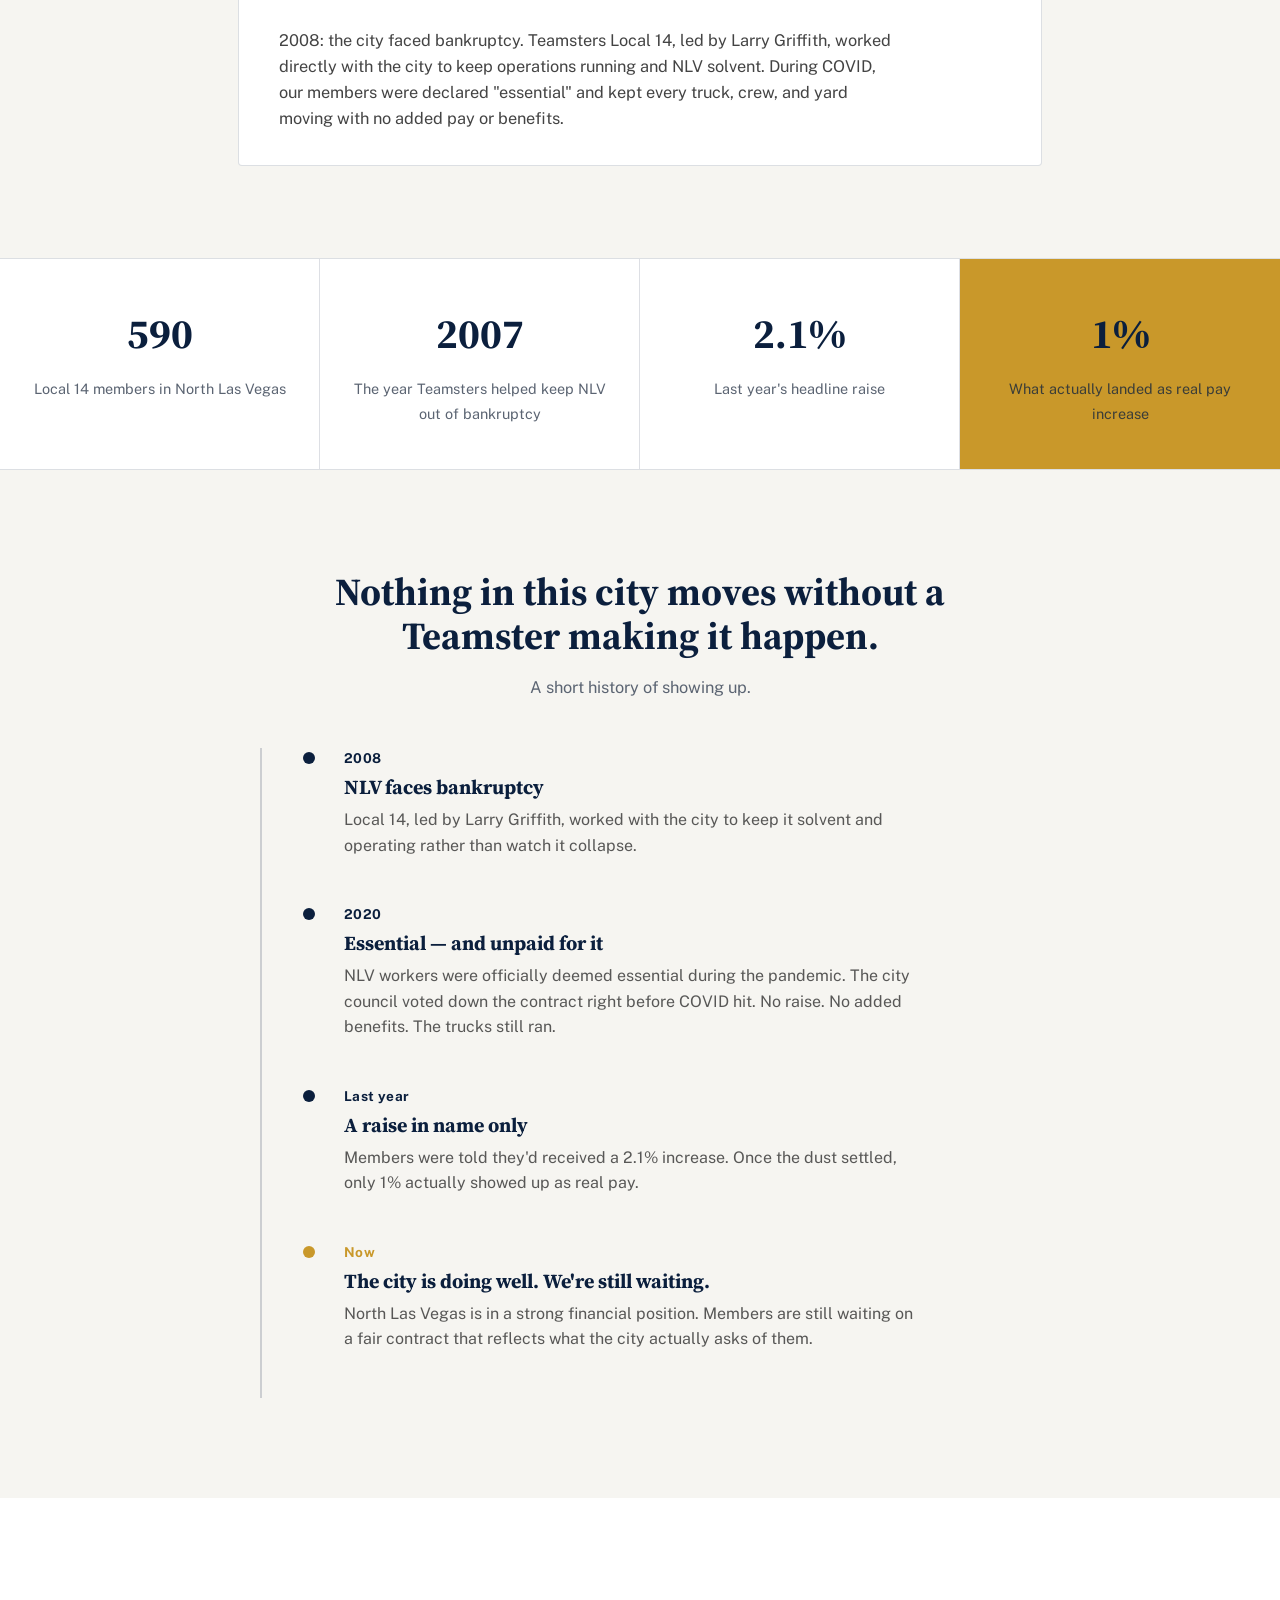
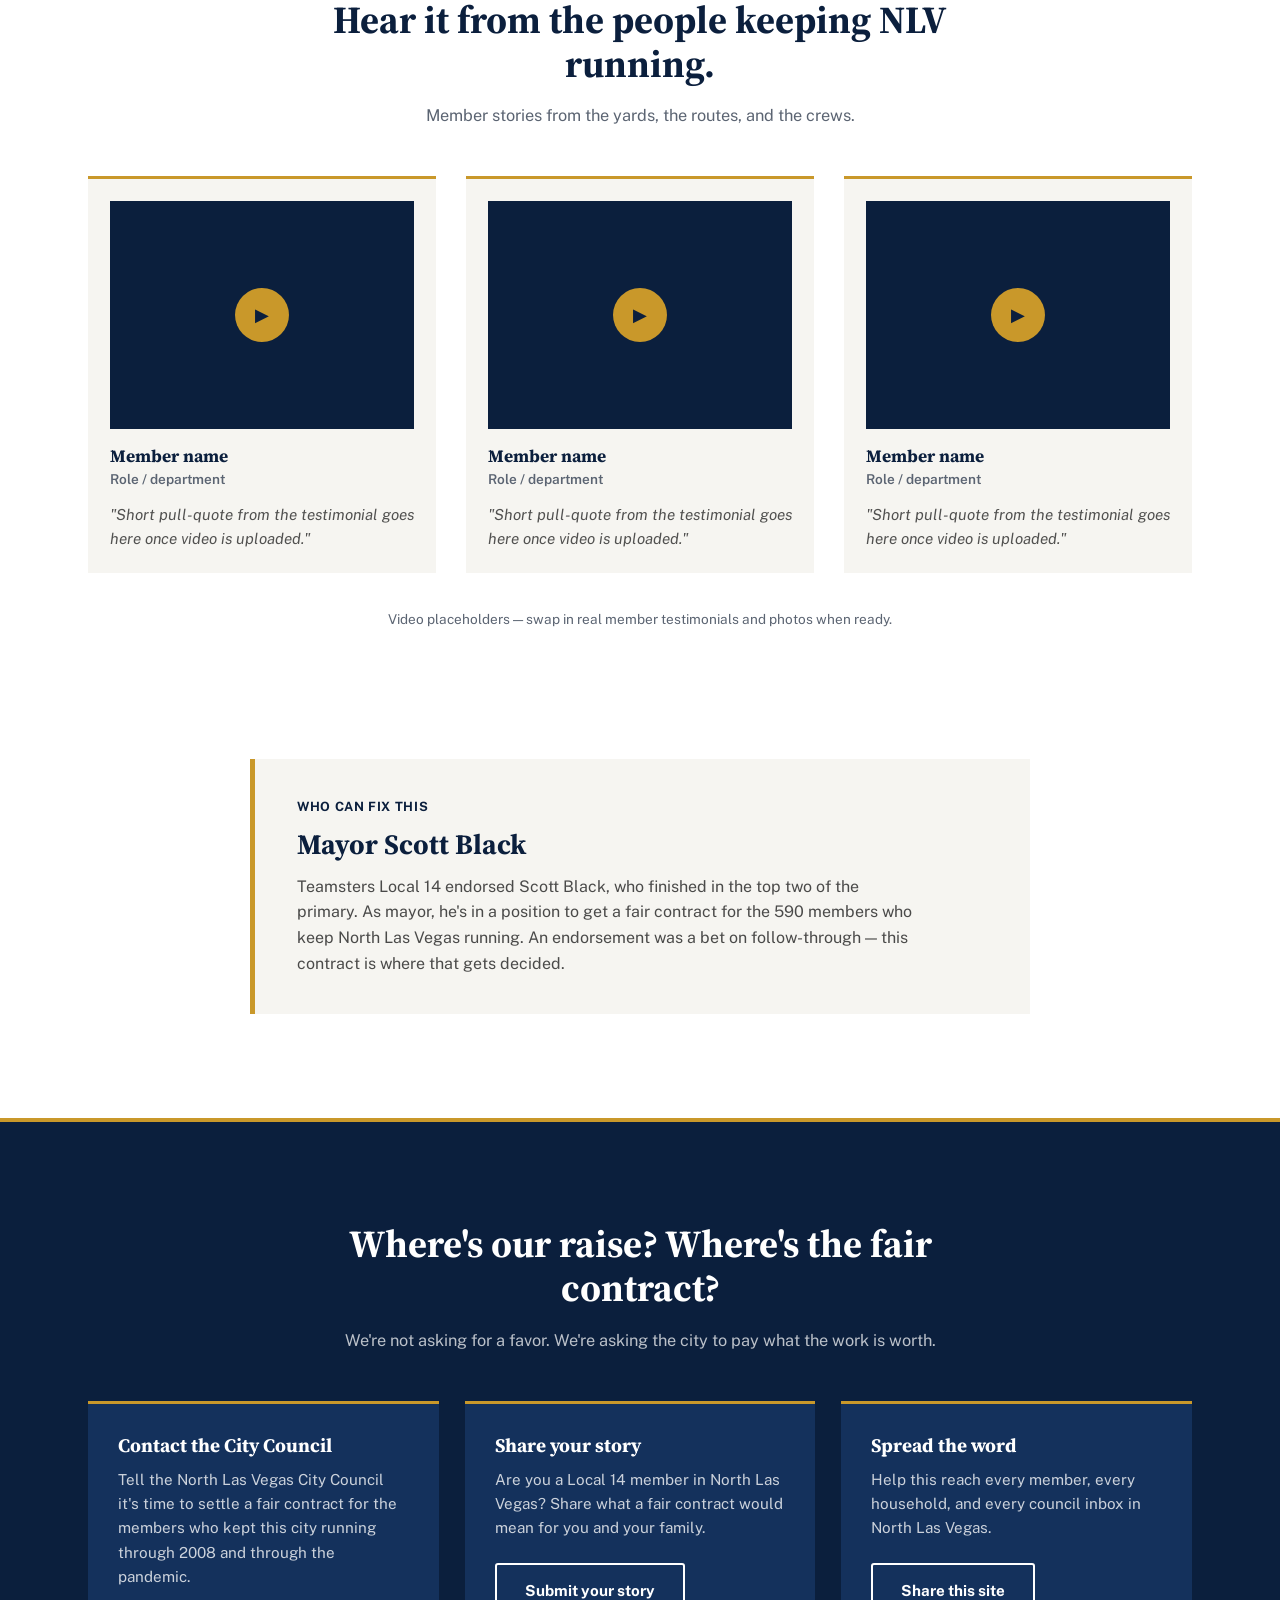
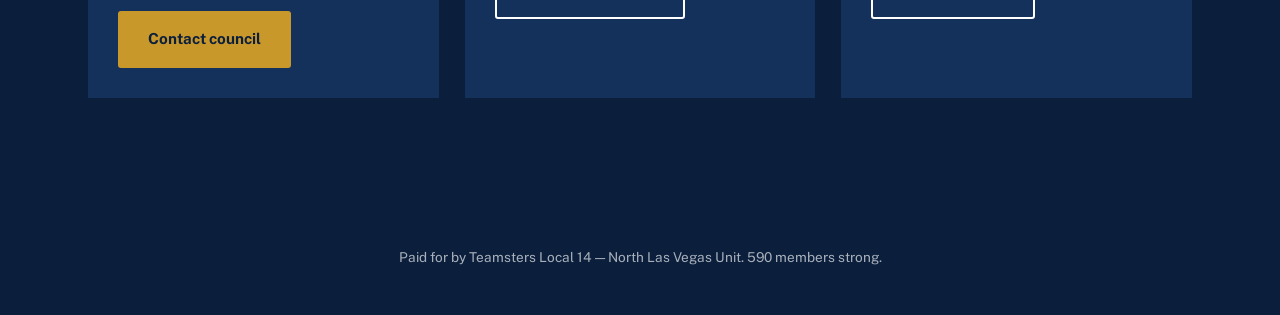
<file: index (19).html>
<!DOCTYPE html>
<html lang="en">
<head>
<meta charset="UTF-8">
<meta name="viewport" content="width=device-width, initial-scale=1.0">
<title>North Las Vegas Teamsters — Local 14</title>
<meta name="description" content="590 Teamsters Local 14 members keep North Las Vegas running. It's time the city paid them fairly.">
<link rel="preconnect" href="https://fonts.googleapis.com">
<link rel="preconnect" href="https://fonts.gstatic.com" crossorigin>
<link href="https://fonts.googleapis.com/css2?family=Source+Serif+4:wght@600;700&family=Public+Sans:wght@400;500;600;700&display=swap" rel="stylesheet">
<link rel="stylesheet" href="style.css">
</head>
<body>

<div class="brand-bar" aria-hidden="true"></div>

<header class="site-header">
  <div class="wordmark">
    <svg class="wordmark-seal" width="36" height="36" viewBox="0 0 36 36" aria-hidden="true">
      <circle cx="18" cy="18" r="17" fill="none" stroke="#C9982A" stroke-width="2"/>
      <path d="M18 9 L20.5 15.5 L27.5 15.9 L22 20.2 L24 27 L18 23 L12 27 L14 20.2 L8.5 15.9 L15.5 15.5 Z" fill="#C9982A"/>
    </svg>
    <div class="wordmark-text">
      <span class="wordmark-local">Teamsters Local 14</span>
      <span class="wordmark-unit">North Las Vegas Unit</span>
    </div>
  </div>
  <nav class="site-nav">
    <a href="#gallery">Photos</a>
    <a href="#record">The Record</a>
    <a href="#voices">Voices</a>
    <a href="#timeline">Timeline</a>
    <a href="#action">Take Action</a>
  </nav>
</header>

<main>

  <!-- HERO -->
  <section class="hero" id="hero">
    <div class="hero-grid">
      <div class="hero-text">
        <p class="hero-kicker">City of North Las Vegas · Contract negotiation</p>
        <h1 class="hero-headline">We're the backbone of this city. Lately we're the back seat.</h1>
        <p class="hero-sub">590 Teamsters Local 14 members run the trucks, the water, the streets, and the yards that keep North Las Vegas open. When the city was nearly bankrupt, we helped hold it together. Now the city is thriving — and still won't put a fair raise on paper.</p>
        <div class="hero-actions">
          <a href="#action" class="btn btn-primary">Take action</a>
          <a href="#record" class="btn btn-ghost">See the record</a>
        </div>
      </div>
      <div class="hero-plate" aria-hidden="true">
        <div class="plate">
          <div class="plate-title">Contract fact sheet</div>
          <div class="plate-row"><span>Unit</span><strong>NLV / Local 14</strong></div>
          <div class="plate-row"><span>Members</span><strong id="stat-members">590</strong></div>
          <div class="plate-row"><span>Last raise</span><strong>2.1%</strong></div>
          <div class="plate-row"><span>Actual pay gain</span><strong>1.0%</strong></div>
          <div class="plate-row plate-row--status"><span>Contract status</span><strong class="status-flag">Unsettled</strong></div>
        </div>
      </div>
    </div>
  </section>

  <!-- PHOTO SECTION -->
  <section class="gallery-section" id="gallery">
    <div class="section-head">
      <h2>On the routes. In the yards. Keeping NLV moving.</h2>
      <p class="section-note">A different set of photos appears on every visit.</p>
    </div>
    <div class="photo-board" id="photoBoard"></div>
  </section>

  <!-- THE TOGGLE: bad times vs good times -->
  <section class="toggle-section" id="record">
    <div class="section-head">
      <h2>When times are bad, we're family.<br>When times are good, we're put to the side.</h2>
      <p class="section-note">This is how it's actually gone for NLV Teamsters over the last two decades.</p>
    </div>

    <div class="toggle-widget" id="toggleWidget">
      <div class="toggle-switch" role="tablist" aria-label="Bad times or good times">
        <button class="toggle-btn is-active" data-mode="bad" role="tab" aria-selected="true">When times are bad</button>
        <button class="toggle-btn" data-mode="good" role="tab" aria-selected="false">When times are good</button>
      </div>

      <div class="toggle-stage">
        <svg class="toggle-illustration" viewBox="0 0 640 180" aria-hidden="true">
          <line x1="20" y1="128" x2="620" y2="128" class="position-track" stroke-width="2" stroke-dasharray="4 6"/>
          <circle cx="150" cy="128" r="5" fill="rgba(11,31,61,0.3)"/>
          <circle cx="480" cy="128" r="5" fill="rgba(11,31,61,0.3)"/>

          <g class="target-marker target-head">
            <text x="0" y="0" class="target-label">HEAD OF THE TABLE</text>
          </g>
          <g class="target-marker target-kids">
            <text x="0" y="0" class="target-label">THE KIDS' TABLE</text>
          </g>

          <g class="position-marker">
            <line x1="0" y1="0" x2="0" y2="-38" class="marker-pole" stroke-width="2"/>
            <path d="M0,-38 L22,-31 L0,-24 Z" class="marker-flag"/>
            <circle cx="0" cy="2" r="6" fill="#0B1F3D"/>
          </g>
        </svg>

        <div class="toggle-copy">
          <p class="toggle-copy-bad">2008: the city faced bankruptcy. Teamsters Local 14, led by Larry Griffith, worked directly with the city to keep operations running and NLV solvent. During COVID, our members were declared "essential" and kept every truck, crew, and yard moving with no added pay or benefits.</p>
          <p class="toggle-copy-good">Today the city's finances are strong. The city council voted down our contract before the pandemic even started, and the most recent raise came out to 2.1% on paper — but after adjustments, only 1% actually reached members' paychecks.</p>
        </div>
      </div>
    </div>
  </section>

  <!-- STATS STRIP -->
  <section class="stats-strip">
    <div class="stat-card">
      <span class="stat-number" data-count="590">0</span>
      <span class="stat-label">Local 14 members in North Las Vegas</span>
    </div>
    <div class="stat-card">
      <span class="stat-number" data-count="2008" data-format="year">0</span>
      <span class="stat-label">The year Teamsters helped keep NLV out of bankruptcy</span>
    </div>
    <div class="stat-card">
      <span class="stat-number" data-count="2.1" data-suffix="%">0</span>
      <span class="stat-label">Last year's headline raise</span>
    </div>
    <div class="stat-card stat-card--flag">
      <span class="stat-number" data-count="1" data-suffix="%">0</span>
      <span class="stat-label">What actually landed as real pay increase</span>
    </div>
  </section>

  <!-- TIMELINE -->
  <section class="timeline-section" id="timeline">
    <div class="section-head">
      <h2>Nothing in this city moves without a Teamster making it happen.</h2>
      <p class="section-note">A short history of showing up.</p>
    </div>
    <ol class="timeline">
      <li class="timeline-item">
        <span class="timeline-year">2008</span>
        <div class="timeline-body">
          <h3>NLV faces bankruptcy</h3>
          <p>Local 14, led by Larry Griffith, worked with the city to keep it solvent and operating rather than watch it collapse.</p>
        </div>
      </li>
      <li class="timeline-item">
        <span class="timeline-year">2020</span>
        <div class="timeline-body">
          <h3>Essential — and unpaid for it</h3>
          <p>NLV workers were officially deemed essential during the pandemic. The city council voted down the contract right before COVID hit. No raise. No added benefits. The trucks still ran.</p>
        </div>
      </li>
      <li class="timeline-item">
        <span class="timeline-year">Last year</span>
        <div class="timeline-body">
          <h3>A raise in name only</h3>
          <p>Members were told they'd received a 2.1% increase. Once the dust settled, only 1% actually showed up as real pay.</p>
        </div>
      </li>
      <li class="timeline-item timeline-item--now">
        <span class="timeline-year">Now</span>
        <div class="timeline-body">
          <h3>The city is doing well. We're still waiting.</h3>
          <p>North Las Vegas is in a strong financial position. Members are still waiting on a fair contract that reflects what the city actually asks of them.</p>
        </div>
      </li>
    </ol>
  </section>

  <!-- VOICES / TESTIMONIALS -->
  <section class="voices-section" id="voices">
    <div class="section-head">
      <h2>Hear it from the people keeping NLV running.</h2>
      <p class="section-note">Member stories from the yards, the routes, and the crews.</p>
    </div>
    <div class="voices-grid">
      <article class="voice-card">
        <button class="voice-video" data-video-placeholder aria-label="Play member testimonial">
          <span class="voice-play">▶</span>
        </button>
        <h3 class="voice-name">Member name</h3>
        <p class="voice-role">Role / department</p>
        <p class="voice-quote">"Short pull-quote from the testimonial goes here once video is uploaded."</p>
      </article>
      <article class="voice-card">
        <button class="voice-video" data-video-placeholder aria-label="Play member testimonial">
          <span class="voice-play">▶</span>
        </button>
        <h3 class="voice-name">Member name</h3>
        <p class="voice-role">Role / department</p>
        <p class="voice-quote">"Short pull-quote from the testimonial goes here once video is uploaded."</p>
      </article>
      <article class="voice-card">
        <button class="voice-video" data-video-placeholder aria-label="Play member testimonial">
          <span class="voice-play">▶</span>
        </button>
        <h3 class="voice-name">Member name</h3>
        <p class="voice-role">Role / department</p>
        <p class="voice-quote">"Short pull-quote from the testimonial goes here once video is uploaded."</p>
      </article>
    </div>
    <p class="voices-note">Video placeholders — swap in real member testimonials and photos when ready.</p>
  </section>

  <!-- MAYOR / ACCOUNTABILITY -->
  <section class="accountability-section">
    <div class="accountability-card">
      <p class="accountability-kicker">Who can fix this</p>
      <h2>Mayor Scott Black</h2>
      <p class="accountability-body">Teamsters Local 14 endorsed Scott Black, who finished in the top two of the primary. As mayor, he's in a position to get a fair contract for the 590 members who keep North Las Vegas running. An endorsement was a bet on follow-through — this contract is where that gets decided.</p>
    </div>
  </section>

  <!-- ACTION -->
  <section class="action-section" id="action">
    <div class="section-head section-head--light">
      <h2>Where's our raise? Where's the fair contract?</h2>
      <p class="section-note section-note--light">We're not asking for a favor. We're asking the city to pay what the work is worth.</p>
    </div>
    <div class="action-grid">
      <div class="action-card">
        <h3>Contact the City Council</h3>
        <p>Tell the North Las Vegas City Council it's time to settle a fair contract for the members who kept this city running through 2008 and through the pandemic.</p>
        <a href="#" class="btn btn-primary">Contact council</a>
      </div>
      <div class="action-card">
        <h3>Share your story</h3>
        <p>Are you a Local 14 member in North Las Vegas? Share what a fair contract would mean for you and your family.</p>
        <a href="#" class="btn btn-ghost">Submit your story</a>
      </div>
      <div class="action-card">
        <h3>Spread the word</h3>
        <p>Help this reach every member, every household, and every council inbox in North Las Vegas.</p>
        <a href="#" class="btn btn-ghost">Share this site</a>
      </div>
    </div>
  </section>

</main>

<footer class="site-footer">
  <p>Paid for by Teamsters Local 14 — North Las Vegas Unit. 590 members strong.</p>
</footer>

<script src="script.js"></script>
</body>
</html>
</file>
<file: style.css>
/* ==========================================================================
   Tokens — Teamsters Local 14 campaign
   ========================================================================== */
:root{
  --navy: #0B1F3D;
  --navy-mid: #14315C;
  --navy-soft: #1D3A66;
  --gold: #C9982A;
  --gold-bright: #E0B347;
  --paper: #F6F5F1;
  --white: #FFFFFF;
  --ink: #1A1A1A;
  --steel: #5B6472;

  --font-display: "Source Serif 4", Georgia, serif;
  --font-body: "Public Sans", -apple-system, sans-serif;

  --radius: 3px;
  --line: 1px solid rgba(11,31,61,0.14);
  --line-light: 1px solid rgba(255,255,255,0.16);
}

*, *::before, *::after{ box-sizing: border-box; }

@media (prefers-reduced-motion: reduce){
  *{ animation-duration: 0.001ms !important; animation-iteration-count: 1 !important; transition-duration: 0.001ms !important; scroll-behavior: auto !important; }
}

html{ scroll-behavior: smooth; }

body{
  margin:0;
  font-family: var(--font-body);
  color: var(--ink);
  background: var(--paper);
  line-height: 1.6;
  -webkit-font-smoothing: antialiased;
}

h1,h2,h3{
  font-family: var(--font-display);
  font-weight: 700;
  margin: 0;
  line-height: 1.15;
}

a{ color: inherit; }

:focus-visible{
  outline: 3px solid var(--gold);
  outline-offset: 3px;
}

/* Brand bar — solid, not decorative pattern */
.brand-bar{
  height: 5px;
  width: 100%;
  background: var(--gold);
}

/* ==========================================================================
   Header
   ========================================================================== */
.site-header{
  display:flex;
  align-items:center;
  justify-content:space-between;
  padding: 22px 48px;
  background: var(--navy);
  color: var(--white);
  flex-wrap: wrap;
  gap: 16px;
}

.wordmark{
  display:flex;
  align-items:center;
  gap: 12px;
}
.wordmark-seal{ flex-shrink: 0; }
.wordmark-text{
  display:flex;
  flex-direction: column;
  line-height: 1.1;
}
.wordmark-local{
  font-family: var(--font-display);
  font-weight: 700;
  font-size: 1.15rem;
  letter-spacing: 0.02em;
}
.wordmark-unit{
  font-size: 0.78rem;
  color: var(--gold-bright);
  letter-spacing: 0.04em;
}

.site-nav{ display:flex; gap: 32px; }
.site-nav a{
  text-decoration:none;
  font-size: 0.92rem;
  font-weight: 600;
  color: var(--white);
  border-bottom: 2px solid transparent;
  padding-bottom: 3px;
  transition: border-color 0.15s ease, color 0.15s ease;
}
.site-nav a:hover{ border-color: var(--gold); color: var(--gold-bright); }

/* ==========================================================================
   Hero
   ========================================================================== */
.hero{
  background: var(--navy);
  color: var(--white);
  padding: 80px 48px 72px;
  border-bottom: 4px solid var(--gold);
}
.hero-grid{
  max-width: 1200px;
  margin: 0 auto;
  display: grid;
  grid-template-columns: 1.5fr 1fr;
  gap: 60px;
  align-items: start;
}
.hero-kicker{
  font-size: 0.85rem;
  font-weight: 700;
  color: var(--gold-bright);
  letter-spacing: 0.06em;
  text-transform: uppercase;
  margin: 0 0 18px;
  padding-left: 16px;
  border-left: 3px solid var(--gold);
}
.hero-headline{
  font-size: clamp(2.4rem, 4.2vw, 3.5rem);
  max-width: 15ch;
  color: var(--white);
}
.hero-sub{
  max-width: 54ch;
  margin: 28px 0 36px;
  font-size: 1.1rem;
  color: rgba(255,255,255,0.82);
}
.hero-actions{ display:flex; gap: 16px; flex-wrap: wrap; }

.btn{
  display: inline-block;
  padding: 14px 28px;
  font-weight: 700;
  font-size: 0.95rem;
  text-decoration:none;
  border-radius: var(--radius);
  border: 2px solid transparent;
  transition: transform 0.12s ease, background 0.15s ease, color 0.15s ease;
  font-family: var(--font-body);
}
.btn-primary{ background: var(--gold); color: var(--navy); }
.btn-primary:hover{ background: var(--gold-bright); transform: translateY(-1px); }
.btn-ghost{ border-color: var(--white); color: var(--white); }
.btn-ghost:hover{ background: rgba(255,255,255,0.1); }
.action-section .btn-ghost{ border-color: var(--white); color: var(--white); }

/* Fact sheet card in hero */
.hero-plate{ display:flex; justify-content:flex-end; }
.plate{
  background: var(--navy-mid);
  border-top: 3px solid var(--gold);
  border-radius: 0 0 var(--radius) var(--radius);
  width: 100%;
  max-width: 350px;
  padding: 8px 26px 22px;
}
.plate-title{
  font-size: 0.72rem;
  font-weight: 700;
  letter-spacing: 0.08em;
  text-transform: uppercase;
  color: rgba(255,255,255,0.5);
  padding: 14px 0 12px;
  border-bottom: var(--line-light);
}
.plate-row{
  display:flex;
  justify-content: space-between;
  align-items: baseline;
  gap: 12px;
  padding: 13px 0;
  border-bottom: var(--line-light);
}
.plate-row:last-child{ border-bottom:none; }
.plate-row span{ color: rgba(255,255,255,0.62); font-size: 0.88rem; }
.plate-row strong{ color: var(--white); font-weight: 700; font-family: var(--font-display); font-size: 1.05rem; }
.status-flag{ color: var(--gold-bright) !important; }

/* ==========================================================================
   Section head shared
   ========================================================================== */
.section-head{
  max-width: 760px;
  margin: 0 auto 48px;
  padding: 0 48px;
  text-align: center;
}
.section-head h2{
  font-size: clamp(1.8rem, 3vw, 2.4rem);
  color: var(--navy);
}
.section-note{
  margin-top: 16px;
  color: var(--steel);
  font-size: 1.02rem;
}
.section-head--light h2{ color: var(--white); }
.section-note--light{ color: rgba(255,255,255,0.72); }

/* ==========================================================================
   Council callout
   ========================================================================== */
.council-section{
  padding: 100px 0 92px;
  background: var(--white);
}
.council-grid{
  max-width: 1160px;
  margin: 0 auto;
  padding: 0 48px;
  display: grid;
  grid-template-columns: repeat(3, 1fr);
  gap: 26px;
}
.council-card{
  border-top: 3px solid var(--gold);
  background: var(--paper);
  padding: 26px 24px 24px;
  opacity: 0;
  transform: translateY(14px);
  animation: fadeUp 0.55s ease forwards;
}
.council-card:nth-child(1){ animation-delay: 0s; }
.council-card:nth-child(2){ animation-delay: 0.08s; }
.council-card:nth-child(3){ animation-delay: 0.16s; }
.council-card:nth-child(4){ animation-delay: 0.24s; }
.council-card:nth-child(5){ animation-delay: 0.32s; }

.council-photo{
  width: 56px;
  height: 56px;
  border-radius: 50%;
  background: var(--navy);
  color: var(--gold-bright);
  font-family: var(--font-display);
  font-weight: 700;
  font-size: 1.1rem;
  display:flex;
  align-items:center;
  justify-content:center;
  margin-bottom: 16px;
}
.council-title{
  font-size: 0.82rem;
  font-weight: 700;
  color: var(--steel);
  text-transform: uppercase;
  letter-spacing: 0.04em;
  margin: 0 0 4px;
}
.council-name{
  font-size: 1.25rem;
  color: var(--navy);
  margin-bottom: 12px;
}
.council-ask{
  font-size: 0.95rem;
  color: rgba(26,26,26,0.78);
  margin: 0 0 20px;
}
.council-actions{
  display:flex;
  align-items:center;
  gap: 16px;
  flex-wrap: wrap;
}
.btn-council{
  background: var(--navy);
  color: var(--white);
  padding: 10px 20px;
  font-size: 0.85rem;
}
.btn-council:hover{ background: var(--navy-mid); }
.council-link{
  font-size: 0.85rem;
  font-weight: 600;
  color: var(--navy);
  text-decoration: none;
  border-bottom: 1px solid var(--gold);
}
.council-link:hover{ color: var(--gold); }
.council-note{
  text-align:center;
  max-width: 1160px;
  margin: 36px auto 0;
  padding: 0 48px;
  font-size: 0.88rem;
  color: var(--steel);
}

@keyframes fadeUp{
  from{ opacity: 0; transform: translateY(14px); }
  to{ opacity: 1; transform: translateY(0); }
}

/* ==========================================================================
   Toggle: bad times / good times
   ========================================================================== */
.toggle-section{
  padding: 100px 0 92px;
  background: var(--paper);
}
.toggle-widget{
  max-width: 900px;
  margin: 0 auto;
  padding: 0 48px;
}
.toggle-switch{
  display:flex;
  justify-content:center;
  gap: 4px;
  background: var(--white);
  border: var(--line);
  border-radius: var(--radius);
  padding: 5px;
  width: fit-content;
  margin: 0 auto 40px;
}
.toggle-btn{
  font-family: var(--font-body);
  font-weight: 700;
  font-size: 0.92rem;
  padding: 11px 24px;
  border-radius: 2px;
  border: none;
  background: transparent;
  color: var(--navy);
  cursor: pointer;
  transition: background 0.2s ease, color 0.2s ease;
}
.toggle-btn.is-active{ background: var(--navy); color: var(--white); }

.toggle-stage{
  background: var(--white);
  border: var(--line);
  border-top: 3px solid var(--gold);
  border-radius: 0 0 4px 4px;
  padding: 40px 40px 34px;
}
.toggle-illustration{ width:100%; height: auto; display:block; }
.position-track{ stroke: rgba(11,31,61,0.2); }
.position-marker{ transition: transform 0.5s cubic-bezier(.4,0,.2,1); }
.marker-flag{ fill: var(--gold); }
.marker-pole{ stroke: var(--navy); }
.target-marker{ opacity: 0; transition: opacity 0.4s ease; }
.target-label{
  font-family: var(--font-body);
  font-weight: 700;
  font-size: 11px;
  fill: var(--steel);
  text-anchor: middle;
  letter-spacing: 0.03em;
}
.target-head{ transform: translate(150px, 70px); }
.target-kids{ transform: translate(480px, 70px); }

.toggle-widget[data-mode="bad"] .position-marker{ transform: translate(150px, 128px); }
.toggle-widget[data-mode="bad"] .target-head{ opacity: 1; }
.toggle-widget[data-mode="good"] .position-marker{ transform: translate(480px, 128px); }
.toggle-widget[data-mode="good"] .target-kids{ opacity: 1; }

.toggle-copy p{ display:none; margin: 28px 0 0; max-width: 62ch; font-size: 1.02rem; color: rgba(26,26,26,0.82); }
.toggle-widget[data-mode="bad"] .toggle-copy-bad{ display:block; }
.toggle-widget[data-mode="good"] .toggle-copy-good{ display:block; }

/* ==========================================================================
   Stats strip
   ========================================================================== */
.stats-strip{
  display:grid;
  grid-template-columns: repeat(4, 1fr);
  background: var(--white);
  border-top: var(--line);
  border-bottom: var(--line);
}
.stat-card{
  padding: 42px 28px;
  text-align:center;
  border-right: var(--line);
}
.stat-card:last-child{ border-right:none; }
.stat-card--flag{ background: var(--gold); }
.stat-card--flag .stat-label{ color: rgba(11,31,61,0.75); }
.stat-card--flag .stat-number{ color: var(--navy); }
.stat-number{
  display:block;
  font-family: var(--font-display);
  font-size: 2.6rem;
  font-weight: 700;
  color: var(--navy);
  margin-bottom: 8px;
}
.stat-label{
  font-size: 0.9rem;
  color: var(--steel);
  max-width: 22ch;
  margin: 0 auto;
}

/* ==========================================================================
   Timeline
   ========================================================================== */
.timeline-section{ padding: 100px 0; background: var(--paper); }
.timeline{
  list-style:none;
  margin: 0 auto;
  padding: 0 48px;
  max-width: 760px;
  border-left: 2px solid rgba(11,31,61,0.18);
}
.timeline-item{
  position: relative;
  padding: 0 0 46px 34px;
}
.timeline-item::before{
  content:"";
  position:absolute;
  left: -7px;
  top: 4px;
  width: 12px;
  height: 12px;
  border-radius: 50%;
  background: var(--navy);
}
.timeline-item--now::before{ background: var(--gold); }
.timeline-year{
  font-size: 0.85rem;
  font-weight: 700;
  color: var(--navy);
  letter-spacing: 0.03em;
  display:block;
  margin-bottom: 6px;
}
.timeline-item--now .timeline-year{ color: var(--gold); }
.timeline-body h3{ font-size: 1.25rem; margin-bottom: 8px; color: var(--navy); }
.timeline-body p{ margin:0; color: rgba(26,26,26,0.72); max-width: 58ch; }

/* ==========================================================================
   Voices / testimonials
   ========================================================================== */
.voices-section{ padding: 100px 0 48px; background: var(--white); }
.voices-grid{
  max-width: 1200px;
  margin: 0 auto;
  padding: 0 48px;
  display:grid;
  grid-template-columns: repeat(3, 1fr);
  gap: 30px;
}
.voice-card{
  border-top: 3px solid var(--gold);
  background: var(--paper);
  padding: 22px;
}
.voice-video{
  width:100%;
  aspect-ratio: 4 / 3;
  background: var(--navy);
  border: none;
  margin-bottom: 18px;
  cursor: pointer;
  display:flex;
  align-items:center;
  justify-content:center;
  transition: background 0.15s ease;
}
.voice-video:hover{ background: var(--navy-mid); }
.voice-play{
  width: 54px; height: 54px;
  border-radius: 50%;
  background: var(--gold);
  color: var(--navy);
  display:flex; align-items:center; justify-content:center;
  font-size: 1.1rem;
}
.voice-name{ font-size: 1.08rem; margin-bottom: 2px; color: var(--navy); }
.voice-role{ font-size: 0.85rem; color: var(--steel); margin: 0 0 12px; font-weight:600; }
.voice-quote{ font-size: 0.95rem; color: rgba(26,26,26,0.75); margin:0; font-style: italic; }
.voices-note{
  text-align:center;
  max-width: 1200px;
  margin: 36px auto 0;
  padding: 0 48px 60px;
  font-size: 0.85rem;
  color: var(--steel);
}

/* ==========================================================================
   Accountability
   ========================================================================== */
.accountability-section{ padding: 20px 48px 104px; background: var(--white); }
.accountability-card{
  max-width: 780px;
  margin: 0 auto;
  border-left: 5px solid var(--gold);
  background: var(--paper);
  padding: 38px 42px;
}
.accountability-kicker{
  font-size: 0.8rem;
  font-weight: 700;
  color: var(--navy);
  letter-spacing: 0.05em;
  text-transform: uppercase;
  margin: 0 0 10px;
}
.accountability-card h2{ font-size: 1.75rem; margin-bottom: 14px; color: var(--navy); }
.accountability-body{ margin:0; color: rgba(26,26,26,0.78); max-width: 62ch; }

/* ==========================================================================
   Action
   ========================================================================== */
.action-section{
  background: var(--navy);
  padding: 100px 0 104px;
  border-top: 4px solid var(--gold);
}
.action-grid{
  max-width: 1200px;
  margin: 0 auto;
  padding: 0 48px;
  display:grid;
  grid-template-columns: repeat(3, 1fr);
  gap: 26px;
}
.action-card{
  border-top: 3px solid var(--gold);
  background: var(--navy-mid);
  padding: 30px;
  color: var(--white);
}
.action-card h3{ font-size: 1.2rem; margin-bottom: 12px; color: var(--white); }
.action-card p{ color: rgba(255,255,255,0.78); font-size: 0.95rem; margin: 0 0 22px; }

/* ==========================================================================
   Footer
   ========================================================================== */
.site-footer{
  padding: 32px 48px;
  text-align:center;
  font-size: 0.85rem;
  color: rgba(255,255,255,0.65);
  background: var(--navy);
}

/* ==========================================================================
   Responsive
   ========================================================================== */
@media (max-width: 880px){
  .hero-grid{ grid-template-columns: 1fr; }
  .hero-plate{ justify-content:flex-start; }
  .stats-strip{ grid-template-columns: repeat(2, 1fr); }
  .stat-card{ border-bottom: var(--line); }
  .voices-grid, .action-grid, .council-grid{ grid-template-columns: 1fr; }
  .site-header{ padding: 18px 22px; }
  .hero{ padding: 60px 22px 48px; }
  .section-head, .toggle-widget, .timeline, .voices-grid, .action-grid, .accountability-section, .council-grid{ padding-left: 22px; padding-right: 22px; }
}
</file>
